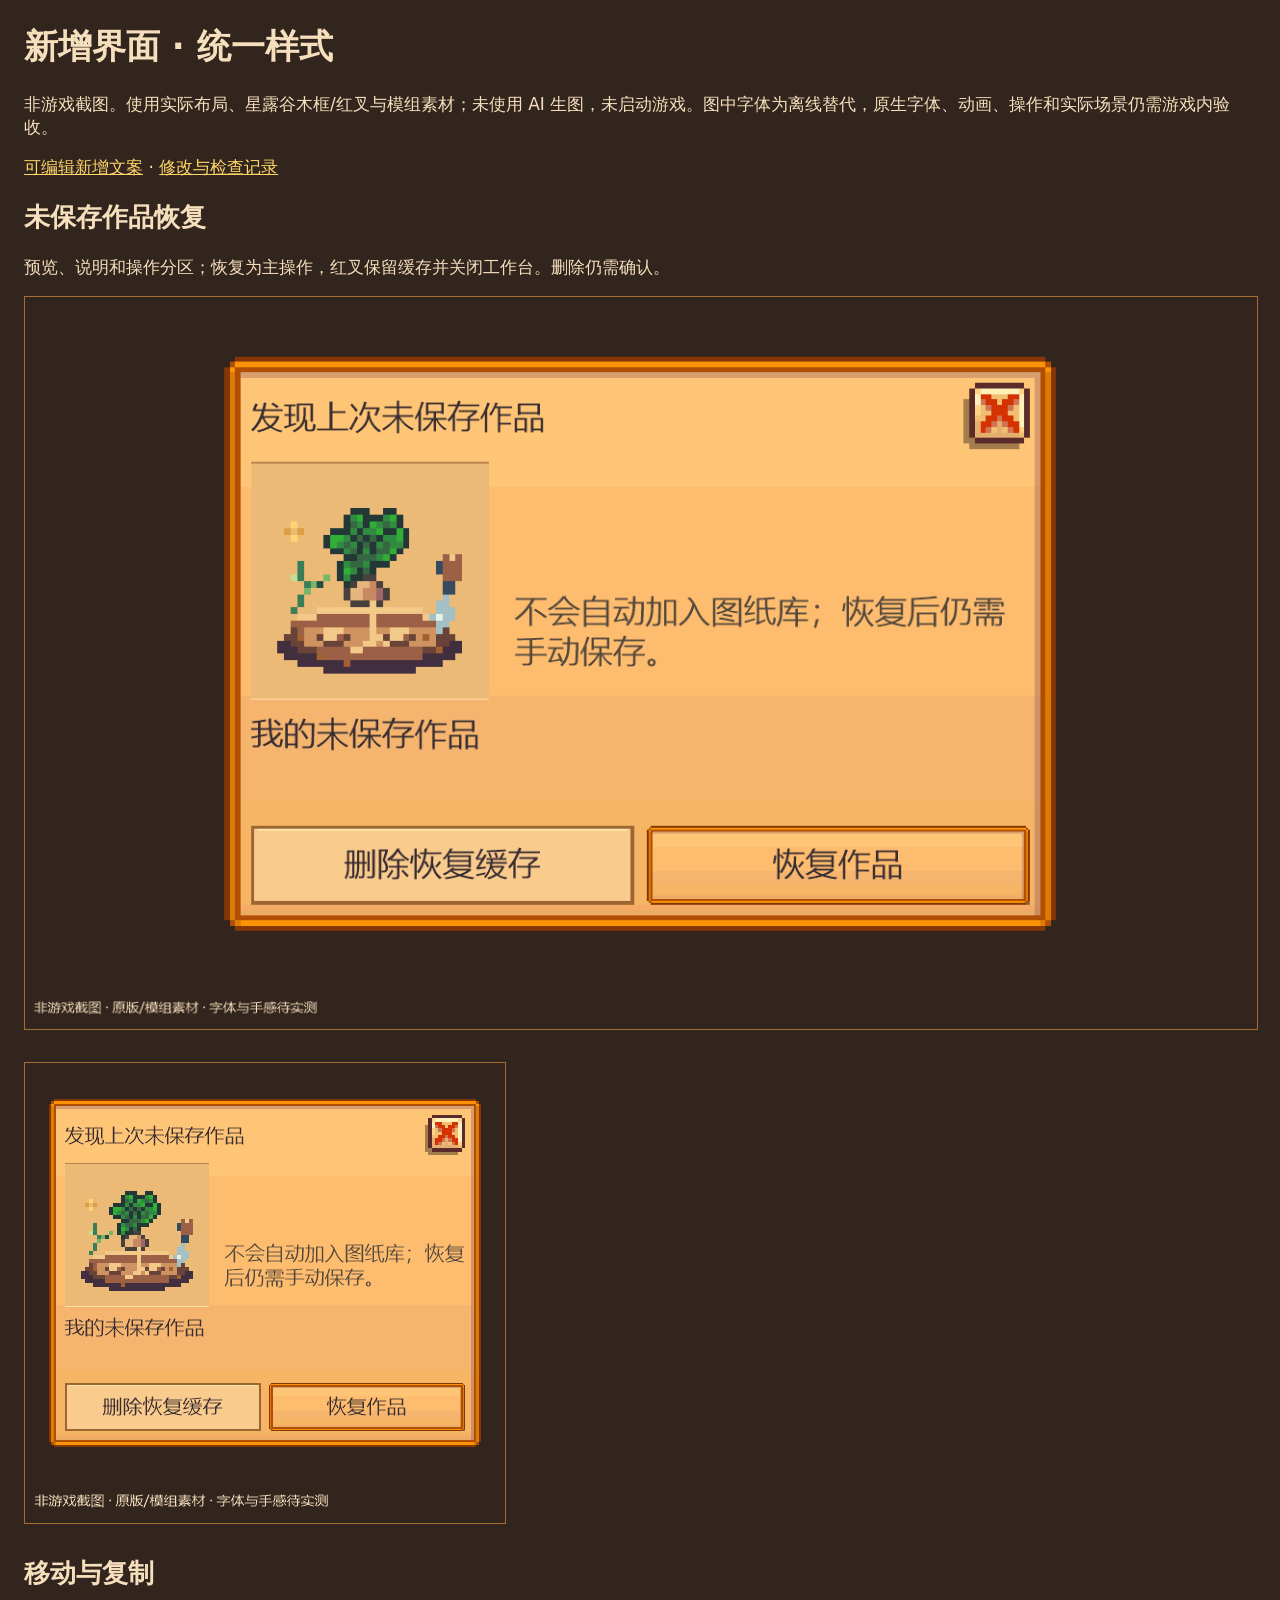
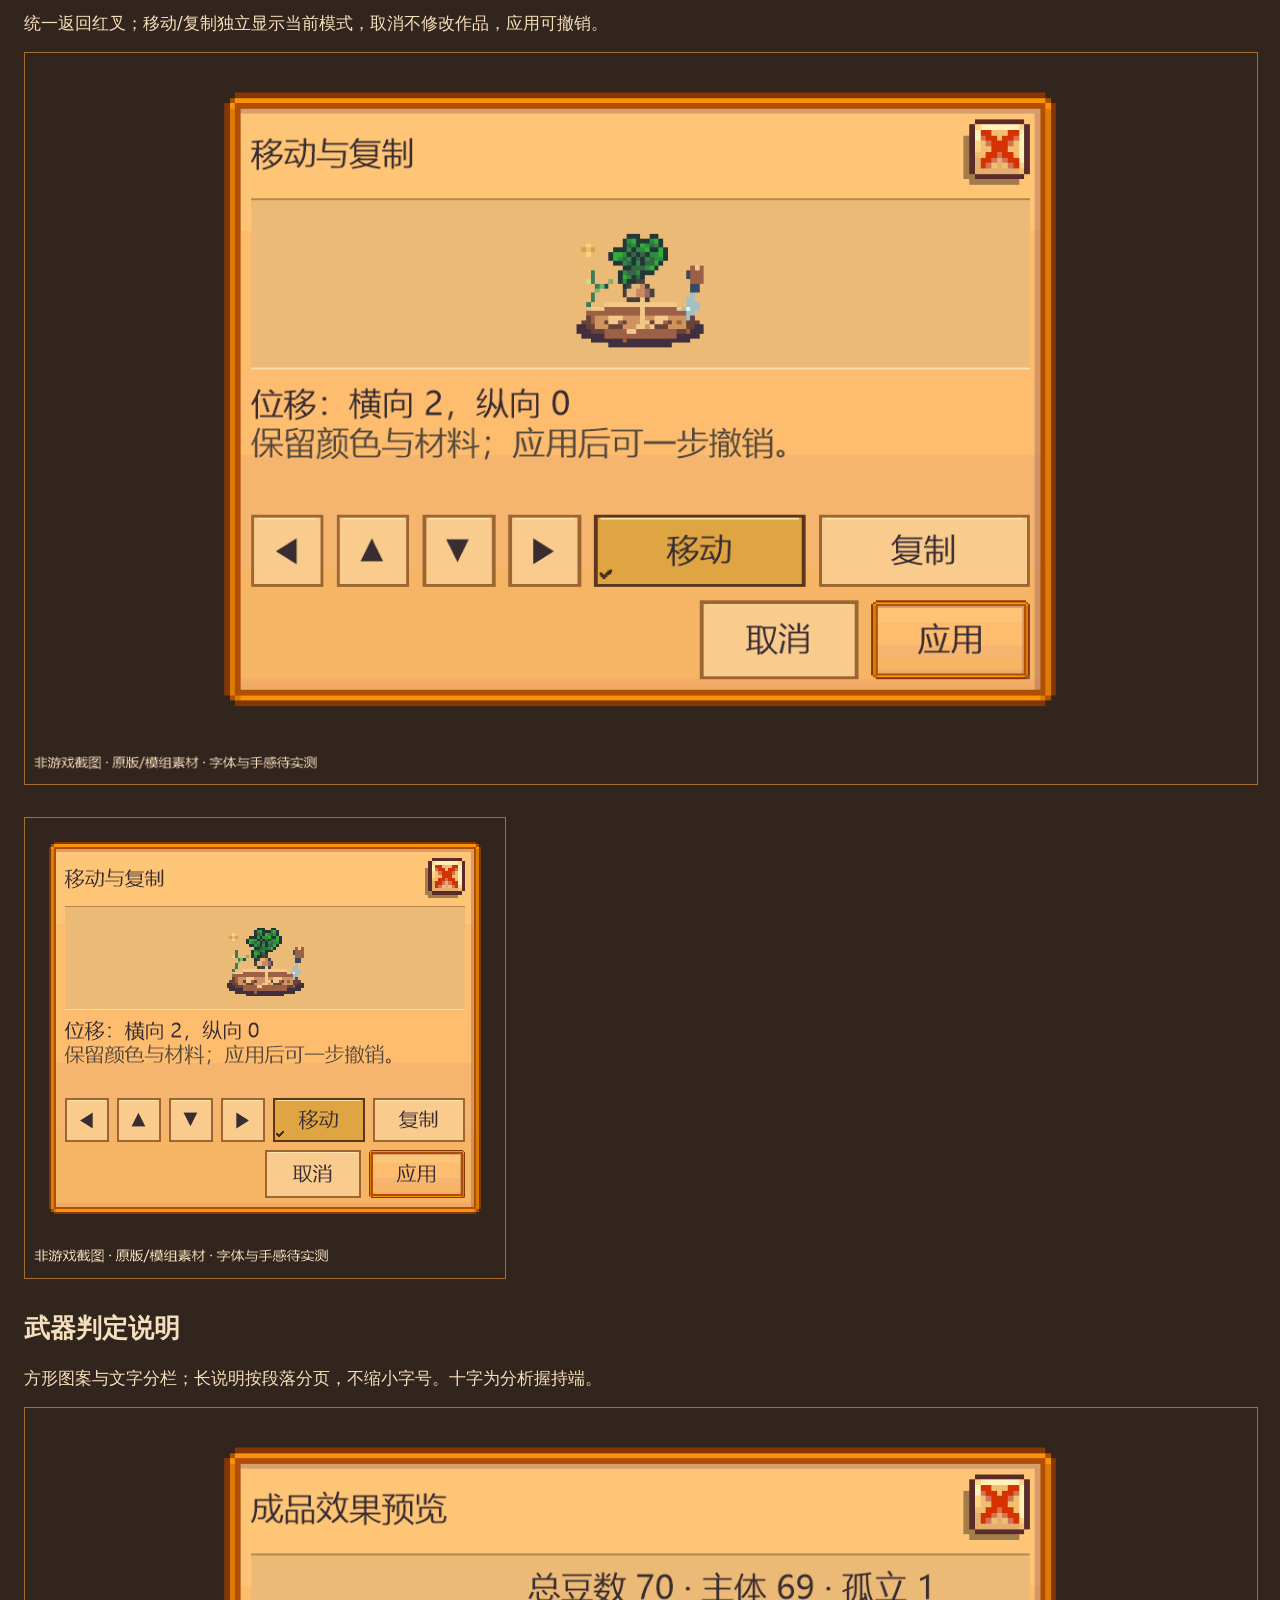
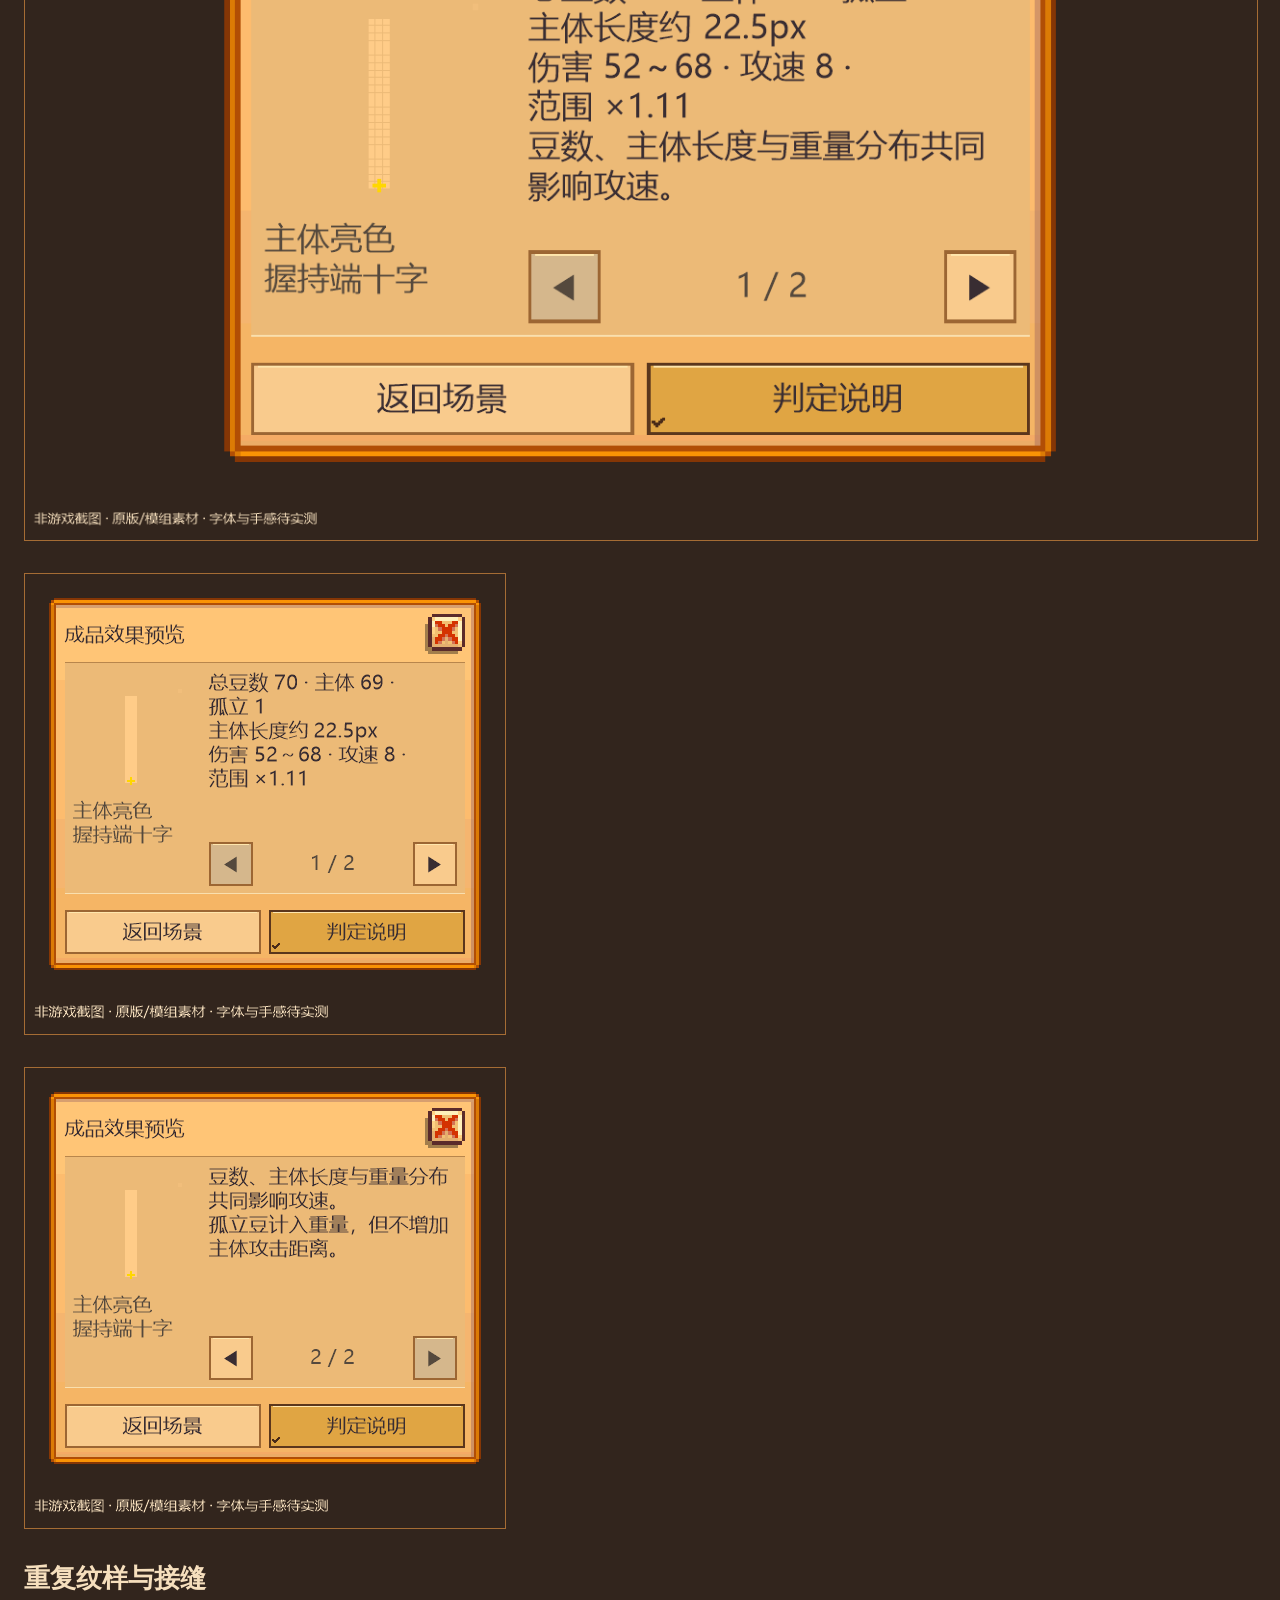
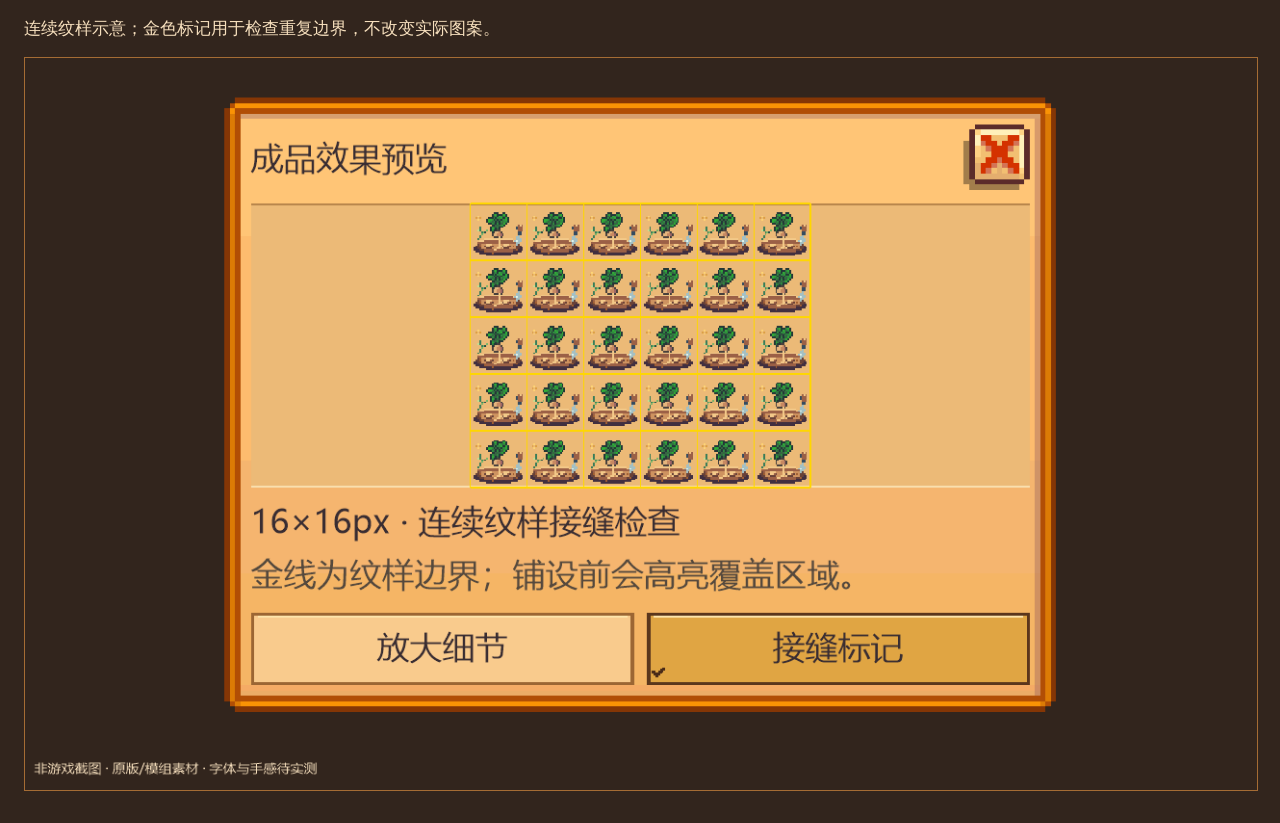
<file: art/player-experience-1.1.0-RC4/index.html>
<!doctype html><html lang="zh-CN"><meta charset="utf-8"><meta name="viewport" content="width=device-width,initial-scale=1"><title>RC4 新增界面统一审阅</title><style>body{margin:24px;background:#32251d;color:#f6dfbd;font:17px system-ui,"Microsoft YaHei",sans-serif}main{max-width:1280px;margin:auto}img{display:block;max-width:100%;height:auto;border:1px solid #a56c34;margin:16px 0 32px}a{color:#ffd569}</style><main><h1>新增界面 · 统一样式</h1><p>非游戏截图。使用实际布局、星露谷木框/红叉与模组素材；未使用 AI 生图，未启动游戏。图中字体为离线替代，原生字体、动画、操作和实际场景仍需游戏内验收。</p><p><a href="../../docs/RC4_PLAYER_COPY.txt">可编辑新增文案</a> · <a href="../../docs/RC4_SOURCE_REVIEW.md">修改与检查记录</a></p><h2>未保存作品恢复</h2><p>预览、说明和操作分区；恢复为主操作，红叉保留缓存并关闭工作台。删除仍需确认。</p><img src="recovery-wide.png?style=native"><img src="recovery-small.png?style=native"><h2>移动与复制</h2><p>统一返回红叉；移动/复制独立显示当前模式，取消不修改作品，应用可撤销。</p><img src="move-wide.png?style=native"><img src="move-small.png?style=native"><h2>武器判定说明</h2><p>方形图案与文字分栏；长说明按段落分页，不缩小字号。十字为分析握持端。</p><img src="shape-wide.png?style=native"><img src="shape-small.png?style=native"><img src="shape-page2-small.png?style=native"><h2>重复纹样与接缝</h2><p>连续纹样示意；金色标记用于检查重复边界，不改变实际图案。</p><img src="seams-wide.png?style=native"></main></html>
</file>
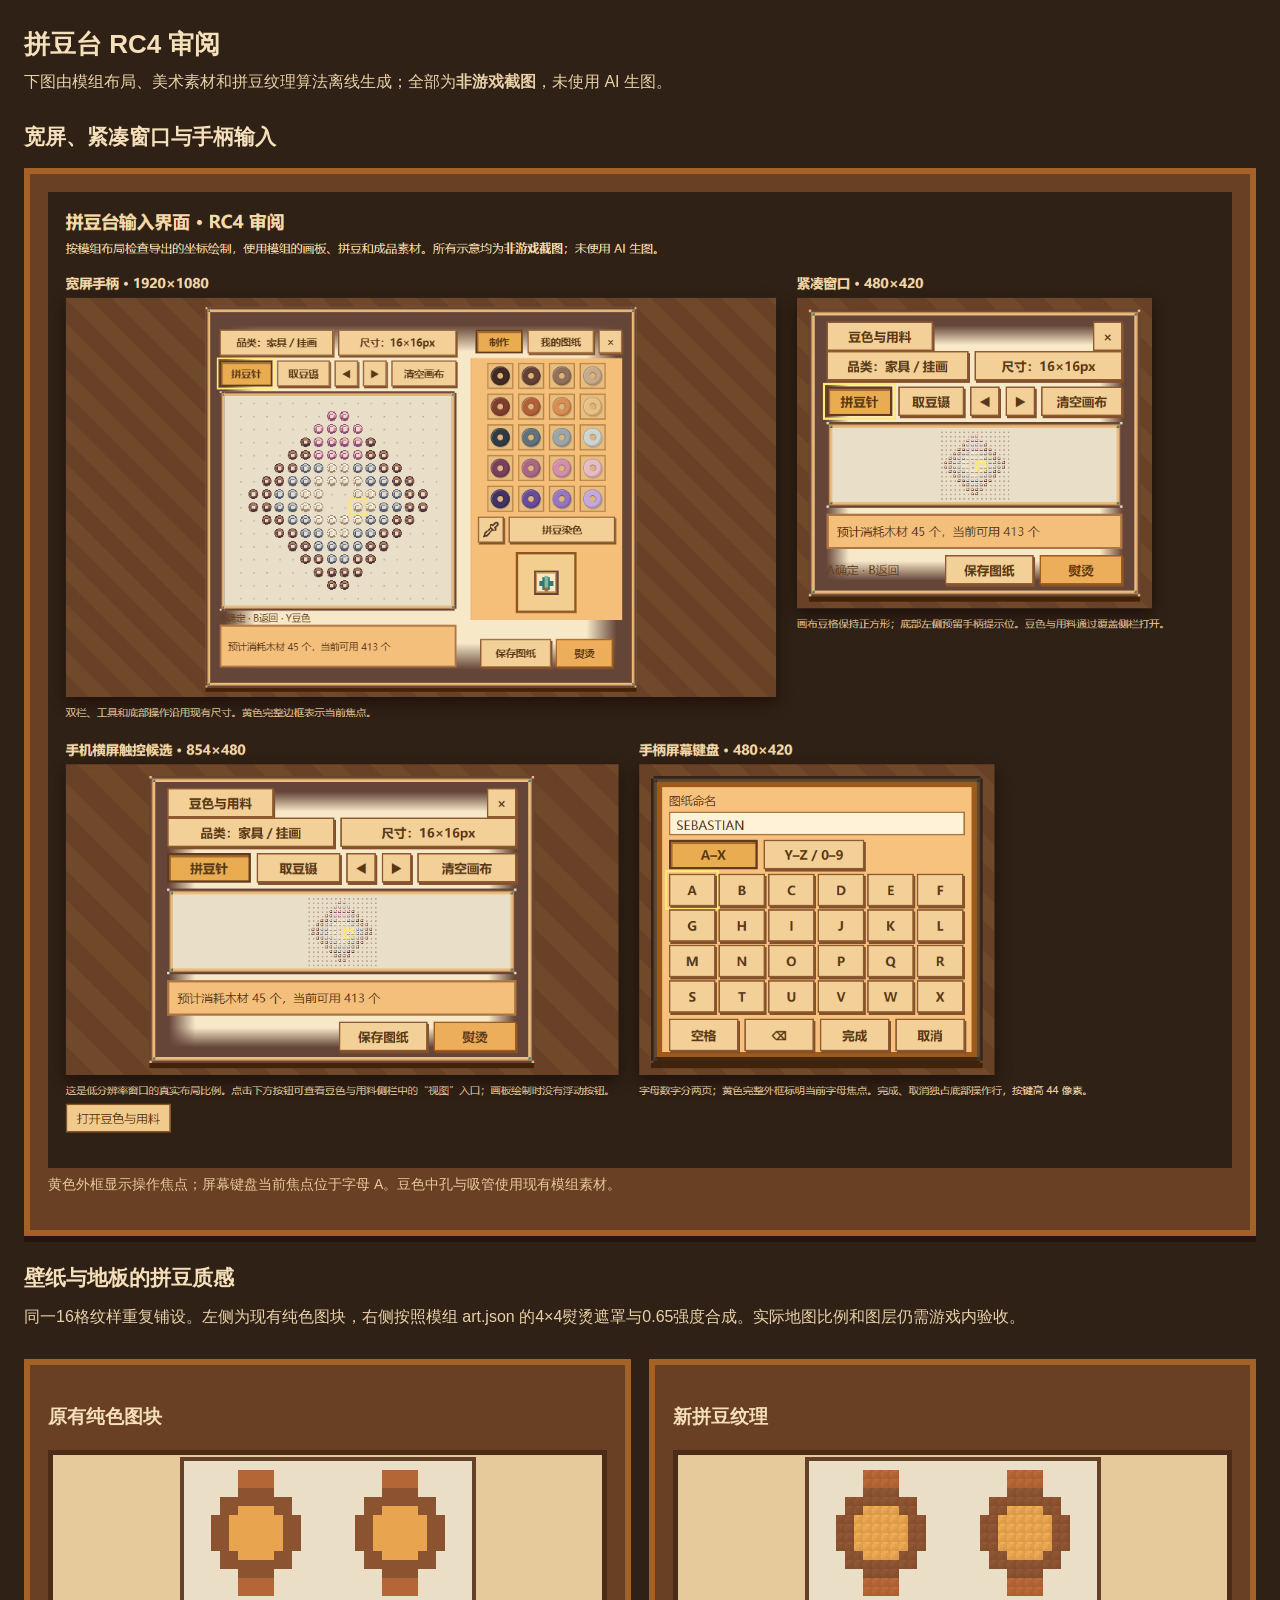
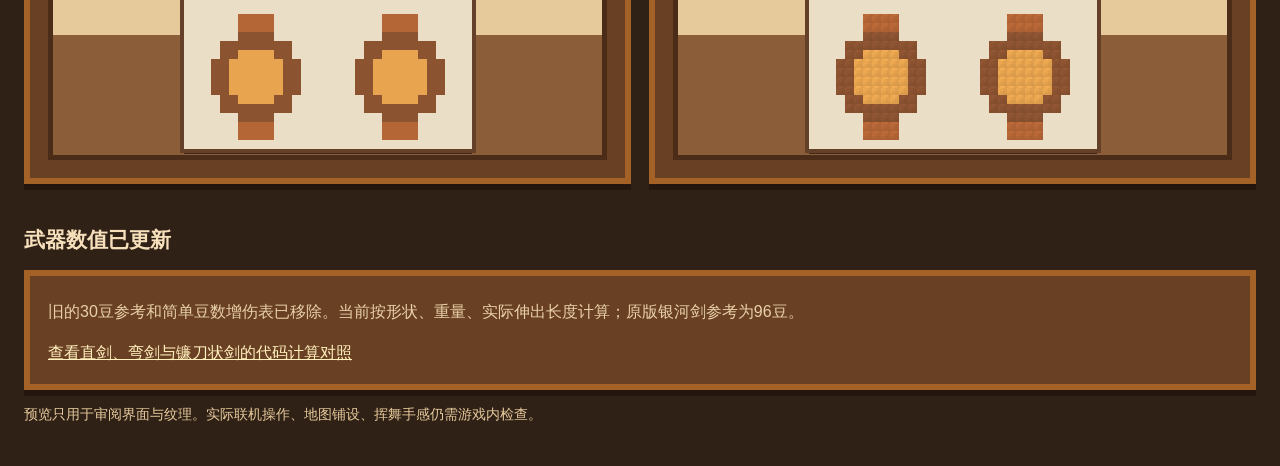
<file: art/polish-1.1.0-RC4/index.html>
<!doctype html><html lang="zh-CN"><meta charset="utf-8"><meta name="viewport" content="width=device-width,initial-scale=1">
<title>Better Beads RC4 审阅</title>
<style>
*{box-sizing:border-box}body{margin:0;background:#302116;color:#f6dfbb;font:16px/1.55 "Microsoft YaHei",sans-serif}main{max-width:1520px;margin:auto;padding:24px}h1{font-size:26px;margin:0 0 5px}h2{font-size:21px;margin:26px 0 10px}p{margin:6px 0 16px;color:#e8d0a8}.panel{background:#6a4024;border:6px solid #a46227;box-shadow:0 6px #24150e;padding:18px;margin:14px 0}.grid{display:grid;grid-template-columns:repeat(auto-fit,minmax(310px,1fr));gap:18px}.scene{background:linear-gradient(#e7ca9c 0 60%,#8b5e39 60% 100%);min-height:310px;display:flex;align-items:center;justify-content:center;border:5px solid #4a2c19}.scene canvas{width:min(100%,288px);height:auto;image-rendering:pixelated;box-shadow:0 0 0 4px #654029,0 5px #3d2918}img{display:block;max-width:100%;height:auto}table{border-collapse:collapse;width:100%;background:#f5cd91;color:#4c2d19}th,td{border:2px solid #9b683a;padding:9px 13px;text-align:left}th{background:#e9af62}a{color:#fff0bd}.small{font-size:14px;color:#e6c99c}
</style><main><h1>拼豆台 RC4 审阅</h1><p>下图由模组布局、美术素材和拼豆纹理算法离线生成；全部为<strong>非游戏截图</strong>，未使用 AI 生图。</p>
<h2>宽屏、紧凑窗口与手柄输入</h2><div class="panel"><img src="../input-1.1.0-RC4/preview.png" alt="宽屏、480×420、触控和手柄屏幕键盘离线预览"><p class="small">黄色外框显示操作焦点；屏幕键盘当前焦点位于字母 A。豆色中孔与吸管使用现有模组素材。</p></div>
<h2>壁纸与地板的拼豆质感</h2><p>同一16格纹样重复铺设。左侧为现有纯色图块，右侧按照模组 art.json 的4×4熨烫遮罩与0.65强度合成。实际地图比例和图层仍需游戏内验收。</p><div class="grid"><div class="panel"><h3>原有纯色图块</h3><div class="scene"><canvas id="flat" width="128" height="128"></canvas></div></div><div class="panel"><h3>新拼豆纹理</h3><div class="scene"><canvas id="beads" width="128" height="128"></canvas></div></div></div>
<h2>武器数值已更新</h2><div class="panel"><p>旧的30豆参考和简单豆数增伤表已移除。当前按形状、重量、实际伸出长度计算；原版银河剑参考为96豆。</p><a href="../weapon-shape-1.1.0-RC4/index.html">查看直剑、弯剑与镰刀状剑的代码计算对照</a></div><p class="small">预览只用于审阅界面与纹理。实际联机操作、地图铺设、挥舞手感仍需游戏内检查。</p>
</main><script>
const mask=[.98,1.08,1.06,.96,1.04,1.02,.96,.94,1.02,.96,.91,.93,.94,.93,.92,.89],strength=.65;
const bg=[234,223,198];
function color(x,y){let dx=x-7.5,dy=y-7.5,d=dx*dx+dy*dy;if(d<12)return [232,164,79];if(d<25)return [140,83,49];if(Math.abs(dx)<2&&Math.abs(dy)<7)return [181,102,54];return null}
function draw(id,fused){let canvas=document.getElementById(id),ctx=canvas.getContext('2d'),image=ctx.createImageData(128,128);for(let y=0;y<128;y++)for(let x=0;x<128;x++){let bead=color(Math.floor(x/4)%16,Math.floor(y/4)%16),base=bead||bg,shade=bead&&fused?1+(mask[(y%4)*4+x%4]-1)*strength:1,at=(y*128+x)*4;for(let c=0;c<3;c++)image.data[at+c]=Math.max(0,Math.min(255,Math.round(base[c]*shade)));image.data[at+3]=255}ctx.putImageData(image,0,0)}draw('flat',false);draw('beads',true);
</script></html>
</file>
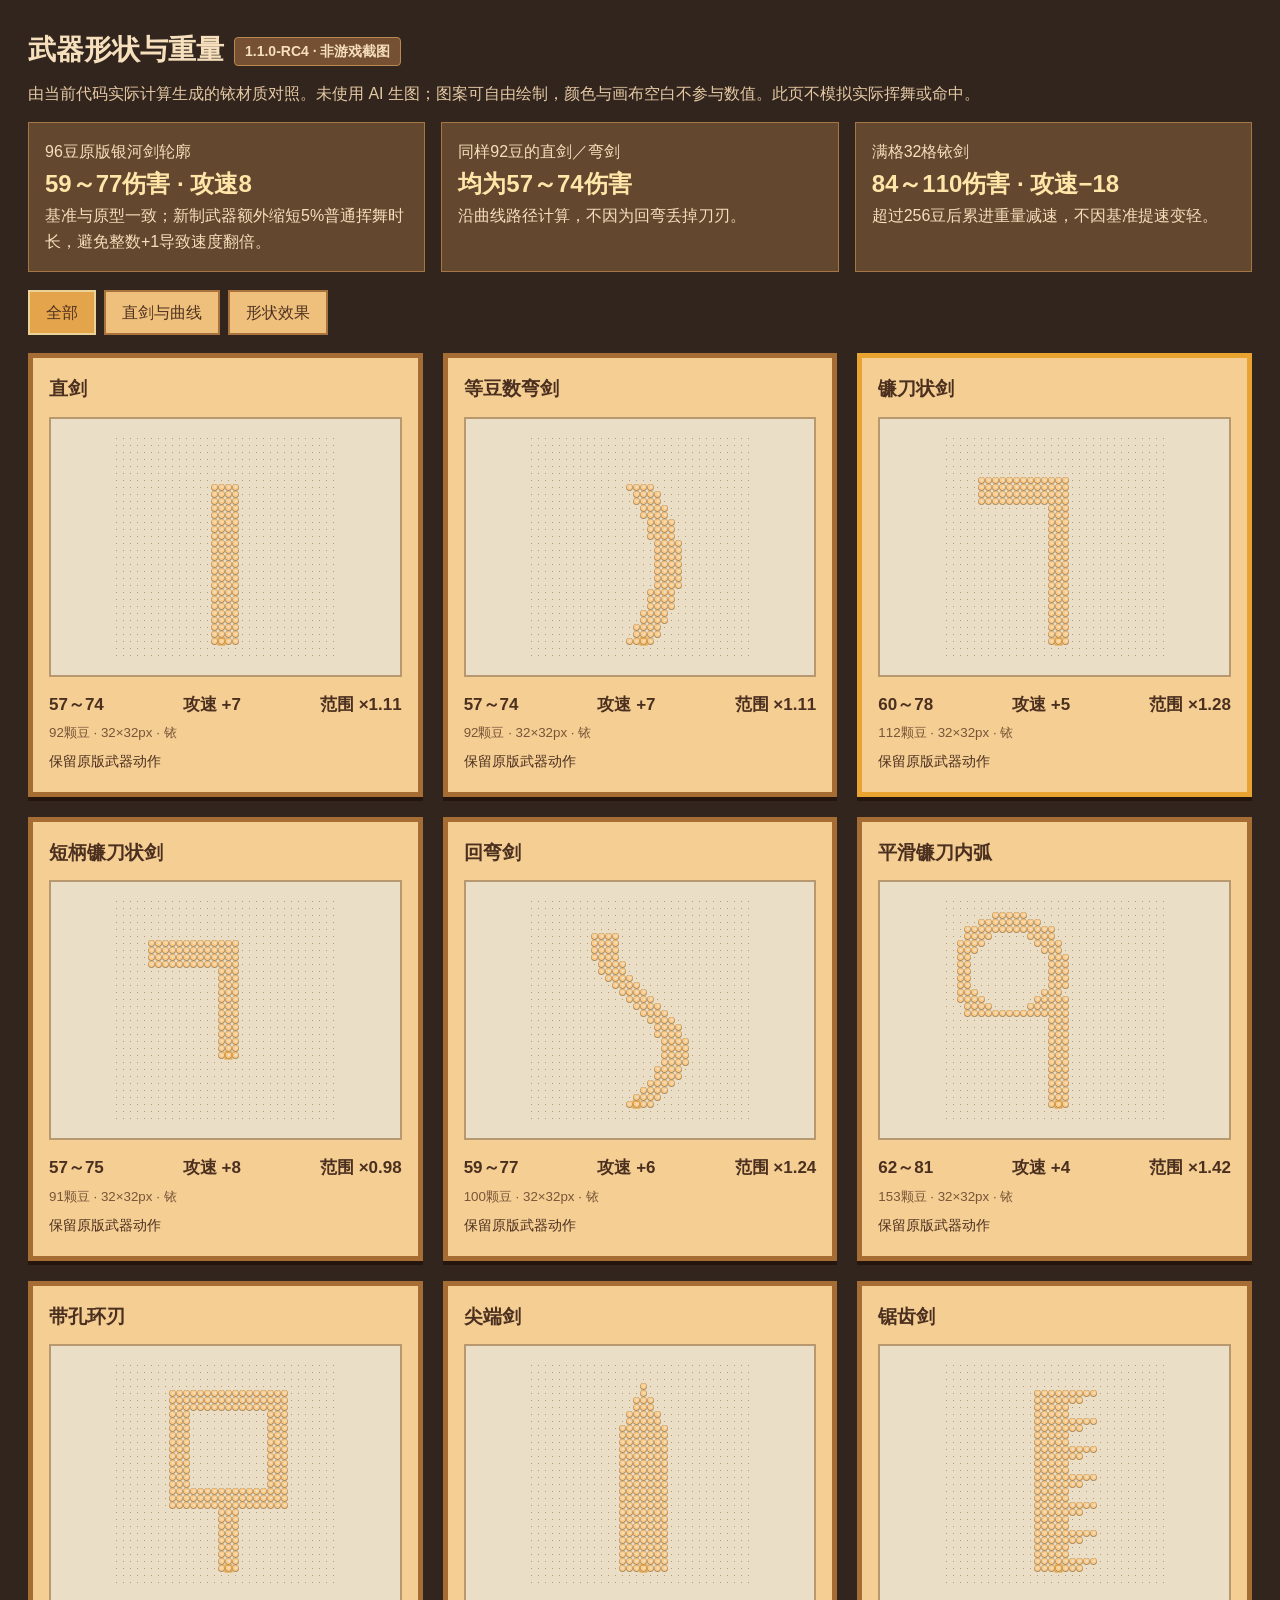
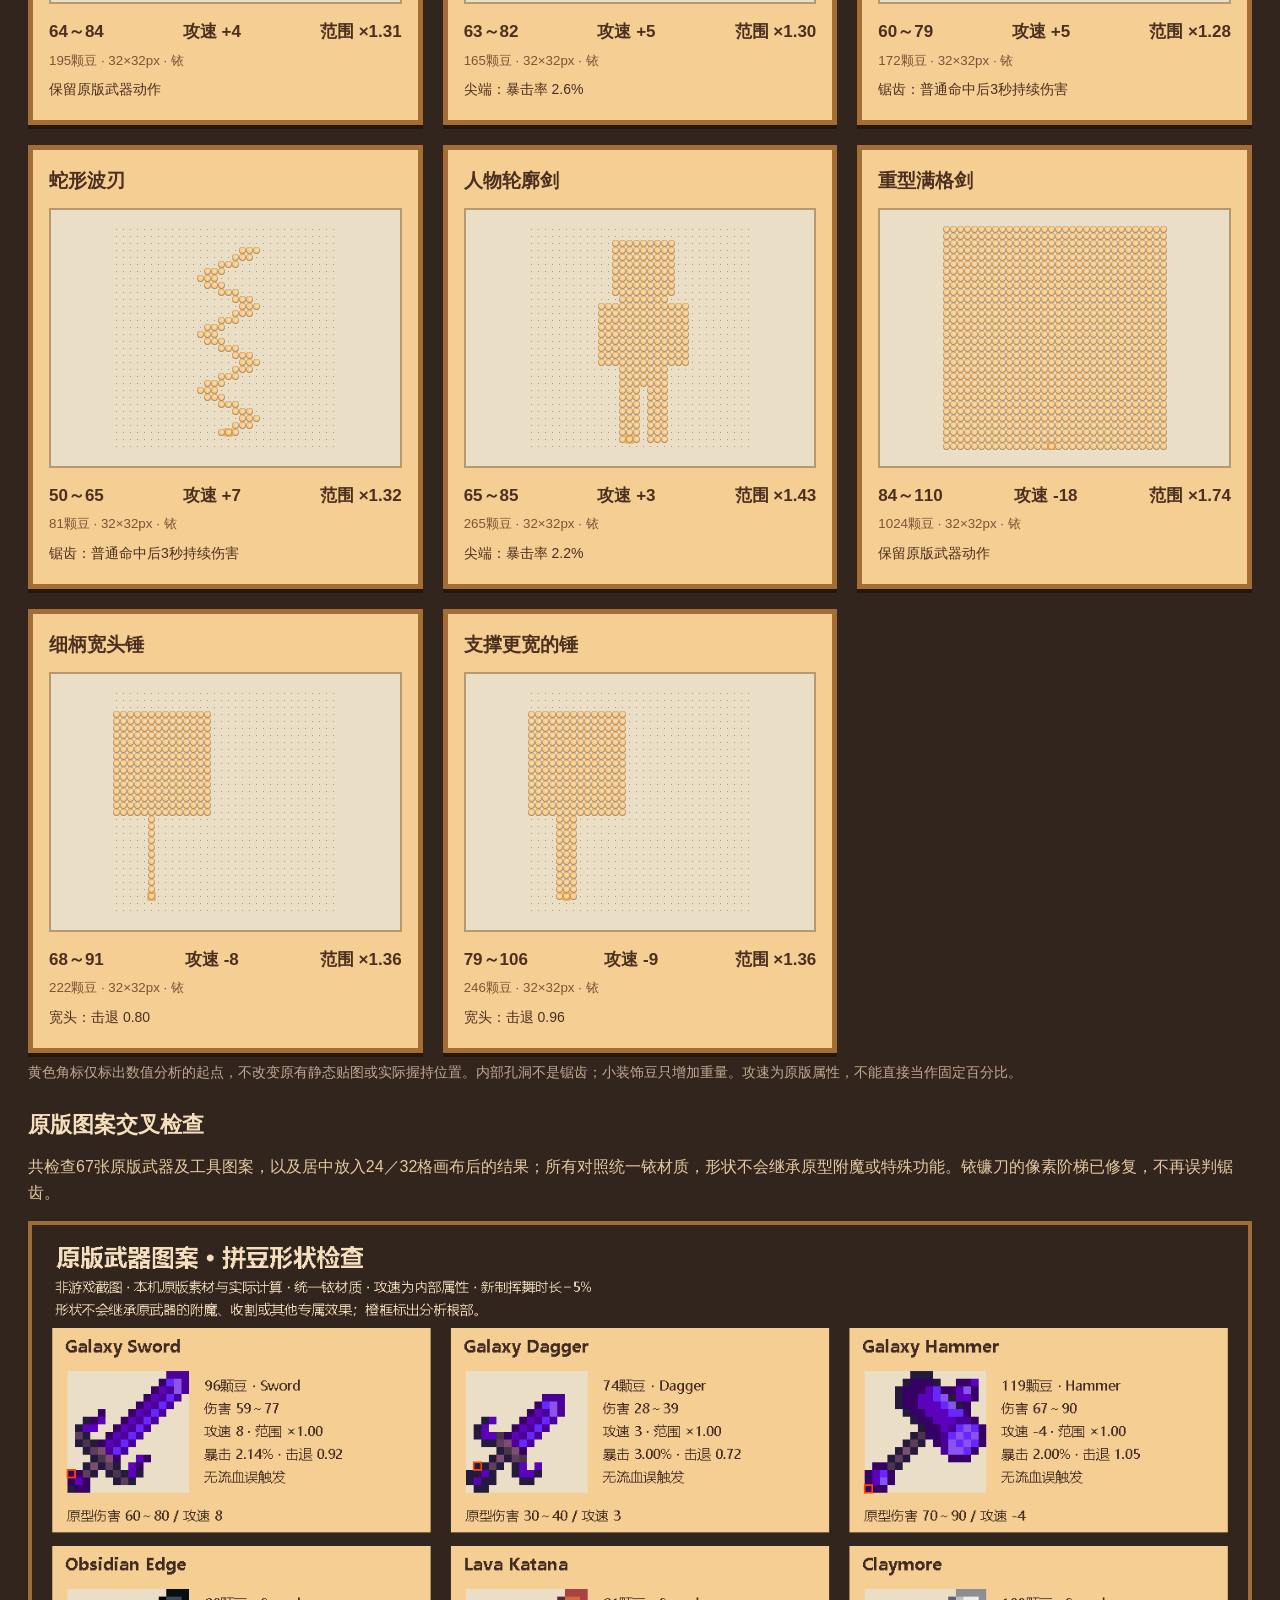
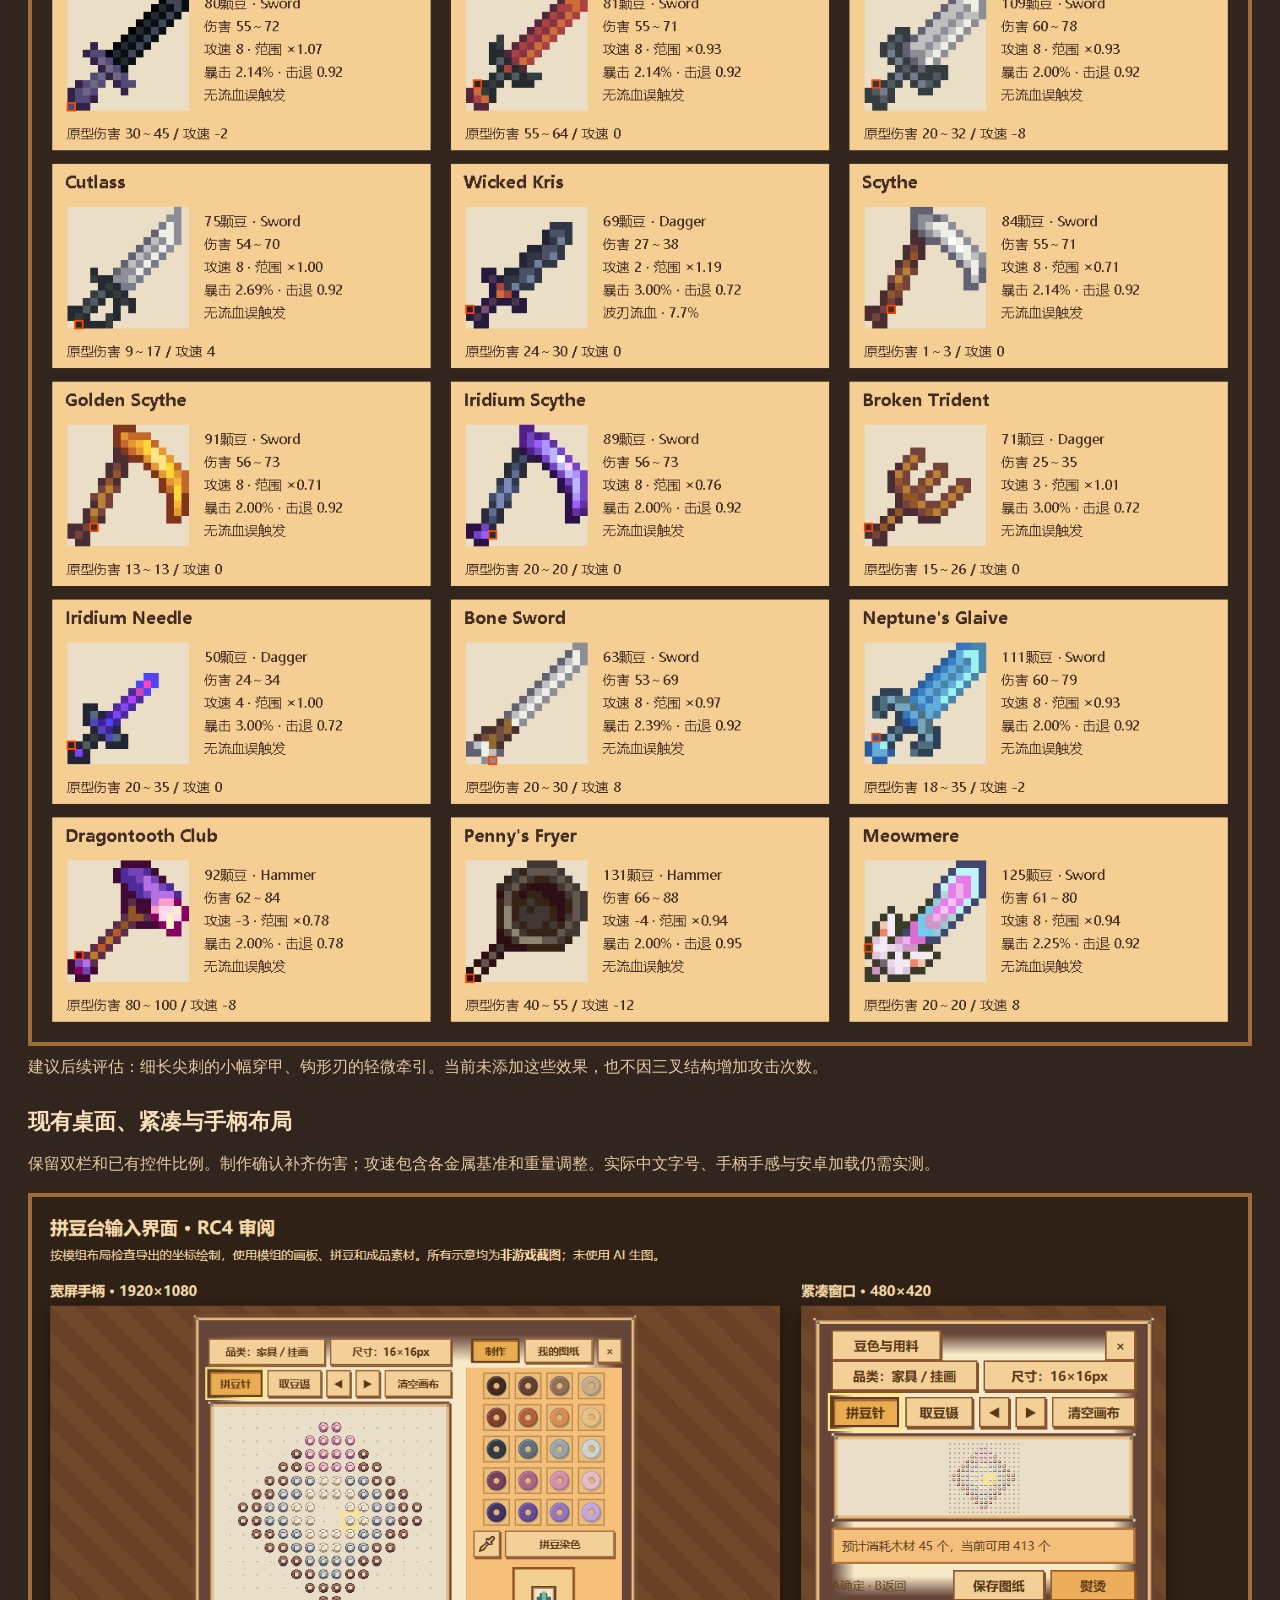
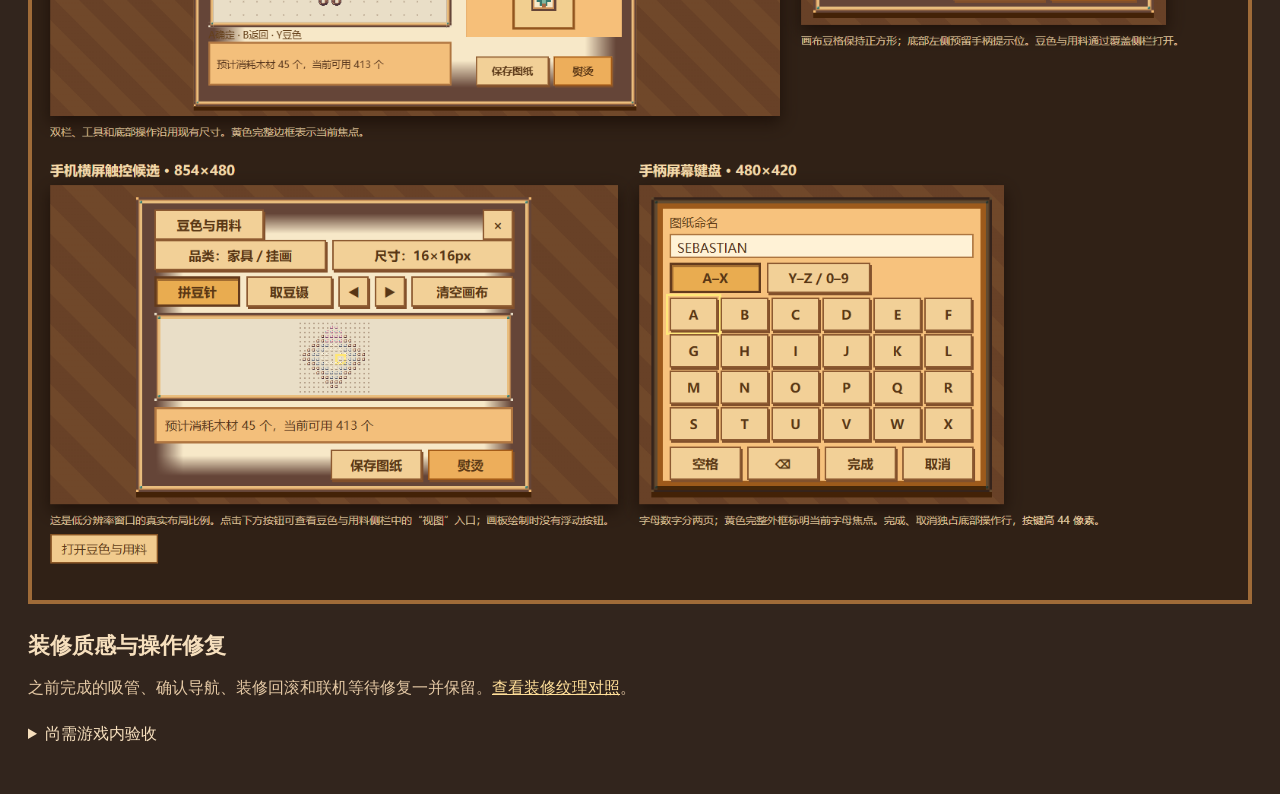
<file: art/weapon-shape-1.1.0-RC4/index.html>
<!doctype html><html lang="zh-CN"><meta charset="utf-8"><meta name="viewport" content="width=device-width,initial-scale=1">
<title>Better Beads · RC4 武器形状审阅</title>
<style>
*{box-sizing:border-box}body{margin:0;background:#32251d;color:#f6dfbd;font:16px/1.6 'Microsoft YaHei',sans-serif}main{max-width:1400px;margin:auto;padding:28px}h1{font-size:28px;margin:0}h2{font-size:22px;margin:24px 0 12px}p{color:#e5c9a5;margin:8px 0 16px}.tag{display:inline-block;background:#765033;border:1px solid #b98950;border-radius:4px;padding:2px 10px;margin-left:10px;font-size:14px;vertical-align:middle}.summary{display:grid;grid-template-columns:repeat(3,1fr);gap:16px}.summary article{padding:16px;background:#63472e;border:1px solid #a57744}.summary strong{display:block;color:#ffe5a8;font-size:24px}.cards{display:grid;grid-template-columns:repeat(3,minmax(0,1fr));gap:20px}.card{background:#f5ce94;color:#4c301f;border:5px solid #a56c34;box-shadow:0 4px #24160e;padding:16px;display:flex;flex-direction:column}.card h3{font-size:19px;margin:0 0 12px}.canvas-wrap{display:flex;justify-content:center;padding:16px;background:#eadfc6;border:2px solid #b7986f}.card canvas{width:224px;height:224px;image-rendering:pixelated;max-width:100%;object-fit:contain}.stats{display:flex;justify-content:space-between;gap:8px;margin:14px 0 4px;font-size:17px;font-weight:bold}.card small{color:#795536}.effect{min-height:26px;font-size:14px;margin-top:7px}.focus{border-color:#e9a331}.media{display:block;max-width:100%;height:auto;border:4px solid #9f6b38}.foot{font-size:14px;color:#bfaa91}a{color:#ffdf99}details{margin:20px 0}button{font:inherit;color:#523321;background:#efc07c;border:2px solid #a8733c;padding:8px 16px;cursor:pointer}button.active{background:#e3a44c;border-color:#ebd398}nav{display:flex;gap:8px;flex-wrap:wrap;margin:18px 0} @media(max-width:900px){.cards{grid-template-columns:repeat(2,minmax(0,1fr))}.summary{grid-template-columns:1fr}}@media(max-width:560px){main{padding:16px}.cards{grid-template-columns:1fr}.stats{font-size:16px}}
</style><main>
<h1>武器形状与重量<span class="tag">1.1.0-RC4 · 非游戏截图</span></h1>
<p>由当前代码实际计算生成的铱材质对照。未使用 AI 生图；图案可自由绘制，颜色与画布空白不参与数值。此页不模拟实际挥舞或命中。</p>
<div class="summary"><article>96豆原版银河剑轮廓<strong>59～77伤害 · 攻速8</strong>基准与原型一致；新制武器额外缩短5%普通挥舞时长，避免整数+1导致速度翻倍。</article><article>同样92豆的直剑／弯剑<strong>均为57～74伤害</strong>沿曲线路径计算，不因为回弯丢掉刀刃。</article><article>满格32格铱剑<strong>84～110伤害 · 攻速−18</strong>超过256豆后累进重量减速，不因基准提速变轻。</article></div>
<nav><button class="active" data-filter="all">全部</button><button data-filter="curves">直剑与曲线</button><button data-filter="effects">形状效果</button></nav><div id="cards" class="cards"></div>
<p class="foot">黄色角标仅标出数值分析的起点，不改变原有静态贴图或实际握持位置。内部孔洞不是锯齿；小装饰豆只增加重量。攻速为原版属性，不能直接当作固定百分比。</p>
<h2>原版图案交叉检查</h2><p>共检查67张原版武器及工具图案，以及居中放入24／32格画布后的结果；所有对照统一铱材质，形状不会继承原型附魔或特殊功能。铱镰刀的像素阶梯已修复，不再误判锯齿。</p><img class="media" src="native-comparison.png" alt="18种原版武器图案与校准后的拼豆数值，非游戏截图">
<p>建议后续评估：细长尖刺的小幅穿甲、钩形刃的轻微牵引。当前未添加这些效果，也不因三叉结构增加攻击次数。</p>
<h2>现有桌面、紧凑与手柄布局</h2><p>保留双栏和已有控件比例。制作确认补齐伤害；攻速包含各金属基准和重量调整。实际中文字号、手柄手感与安卓加载仍需实测。</p>
<img class="media" src="../input-1.1.0-RC4/preview.png" alt="按实际布局计算生成的宽屏、紧凑、手机横屏与手柄输入离线预览">
<h2>装修质感与操作修复</h2><p>之前完成的吸管、确认导航、装修回滚和联机等待修复一并保留。<a href="../polish-1.1.0-RC4/index.html">查看装修纹理对照</a>。</p>
<details><summary>尚需游戏内验收</summary><p>四向挥舞、镰刀状图案的实际覆盖范围、重武器手感、流血的怪物反应与掉落、双人同步、装修遮挡及安卓触控。候选包在预览审阅后生成，当前不覆盖线上版本。</p></details>
</main><script src="data.js"></script><script>
const cards=document.getElementById('cards');
function paint(canvas,item){const ctx=canvas.getContext('2d');ctx.imageSmoothingEnabled=false;const size=item.Size,scale=7;canvas.width=canvas.height=size*scale;ctx.fillStyle='#eadfc6';ctx.fillRect(0,0,canvas.width,canvas.height);for(let y=0;y<size;y++)for(let x=0;x<size;x++){const rgba=item.Pixels[y*size+x]>>>0;if(!(rgba&255)){ctx.fillStyle='#b49a72';ctx.fillRect(x*scale+3,y*scale+3,1,1);continue}const r=rgba>>>24,g=rgba>>>16&255,b=rgba>>>8&255;ctx.fillStyle=`rgb(${r*.67},${g*.67},${b*.67})`;ctx.beginPath();ctx.arc(x*scale+3.5,y*scale+3.5,3.4,0,Math.PI*2);ctx.fill();ctx.fillStyle=`rgb(${r},${g},${b})`;ctx.beginPath();ctx.arc(x*scale+3.5,y*scale+3.1,2.8,0,Math.PI*2);ctx.fill();ctx.fillStyle='#eadfc6';ctx.fillRect(x*scale+3,y*scale+2,2,2)}const geo=item.Result.Geometry;ctx.strokeStyle='#e19a2e';ctx.lineWidth=1;ctx.strokeRect(geo.RootX*scale,geo.RootY*scale,scale,scale)}
function show(filter){cards.replaceChildren();for(const item of window.weaponShapes){if(filter==='curves'&&(!/剑|镰刀|环刃/.test(item.Name)||/锯齿|尖端|人物|重型/.test(item.Name)))continue;if(filter==='effects'&&!/尖端|锯齿|波刃|锤|重型/.test(item.Name))continue;const result=item.Result,s=result.Stats;const card=document.createElement('article');card.className='card';if(item.Name==='镰刀状剑')card.classList.add('focus');const h=document.createElement('h3');h.textContent=item.Name;const wrap=document.createElement('div');wrap.className='canvas-wrap';const canvas=document.createElement('canvas');wrap.append(canvas);paint(canvas,item);const stats=document.createElement('div');stats.className='stats';stats.innerHTML=`<span>${s.MinDamage}～${s.MaxDamage}</span><span>攻速 ${s.Speed>0?'+':''}${s.Speed}</span><span>范围 ×${result.Reach.toFixed(2)}</span>`;const small=document.createElement('small');small.textContent=`${result.Geometry.Count}颗豆 · ${item.Size}×${item.Size}px · 铱`;const effect=document.createElement('div');effect.className='effect';effect.textContent=result.Serration>0?'锯齿：普通命中后3秒持续伤害':result.Geometry.Wave>0?'波刃：普通命中后3秒持续伤害':result.Geometry.Tip>0?`尖端：暴击率 ${(s.CritChance*100).toFixed(1)}%`:item.Use==='Hammer'?`宽头：击退 ${s.Knockback.toFixed(2)}`:'保留原版武器动作';card.append(h,wrap,stats,small,effect);cards.append(card)}}
document.querySelectorAll('nav button').forEach(button=>button.onclick=()=>{document.querySelectorAll('nav button').forEach(b=>b.classList.toggle('active',b===button));show(button.dataset.filter)});show('all');
</script></html>
</file>
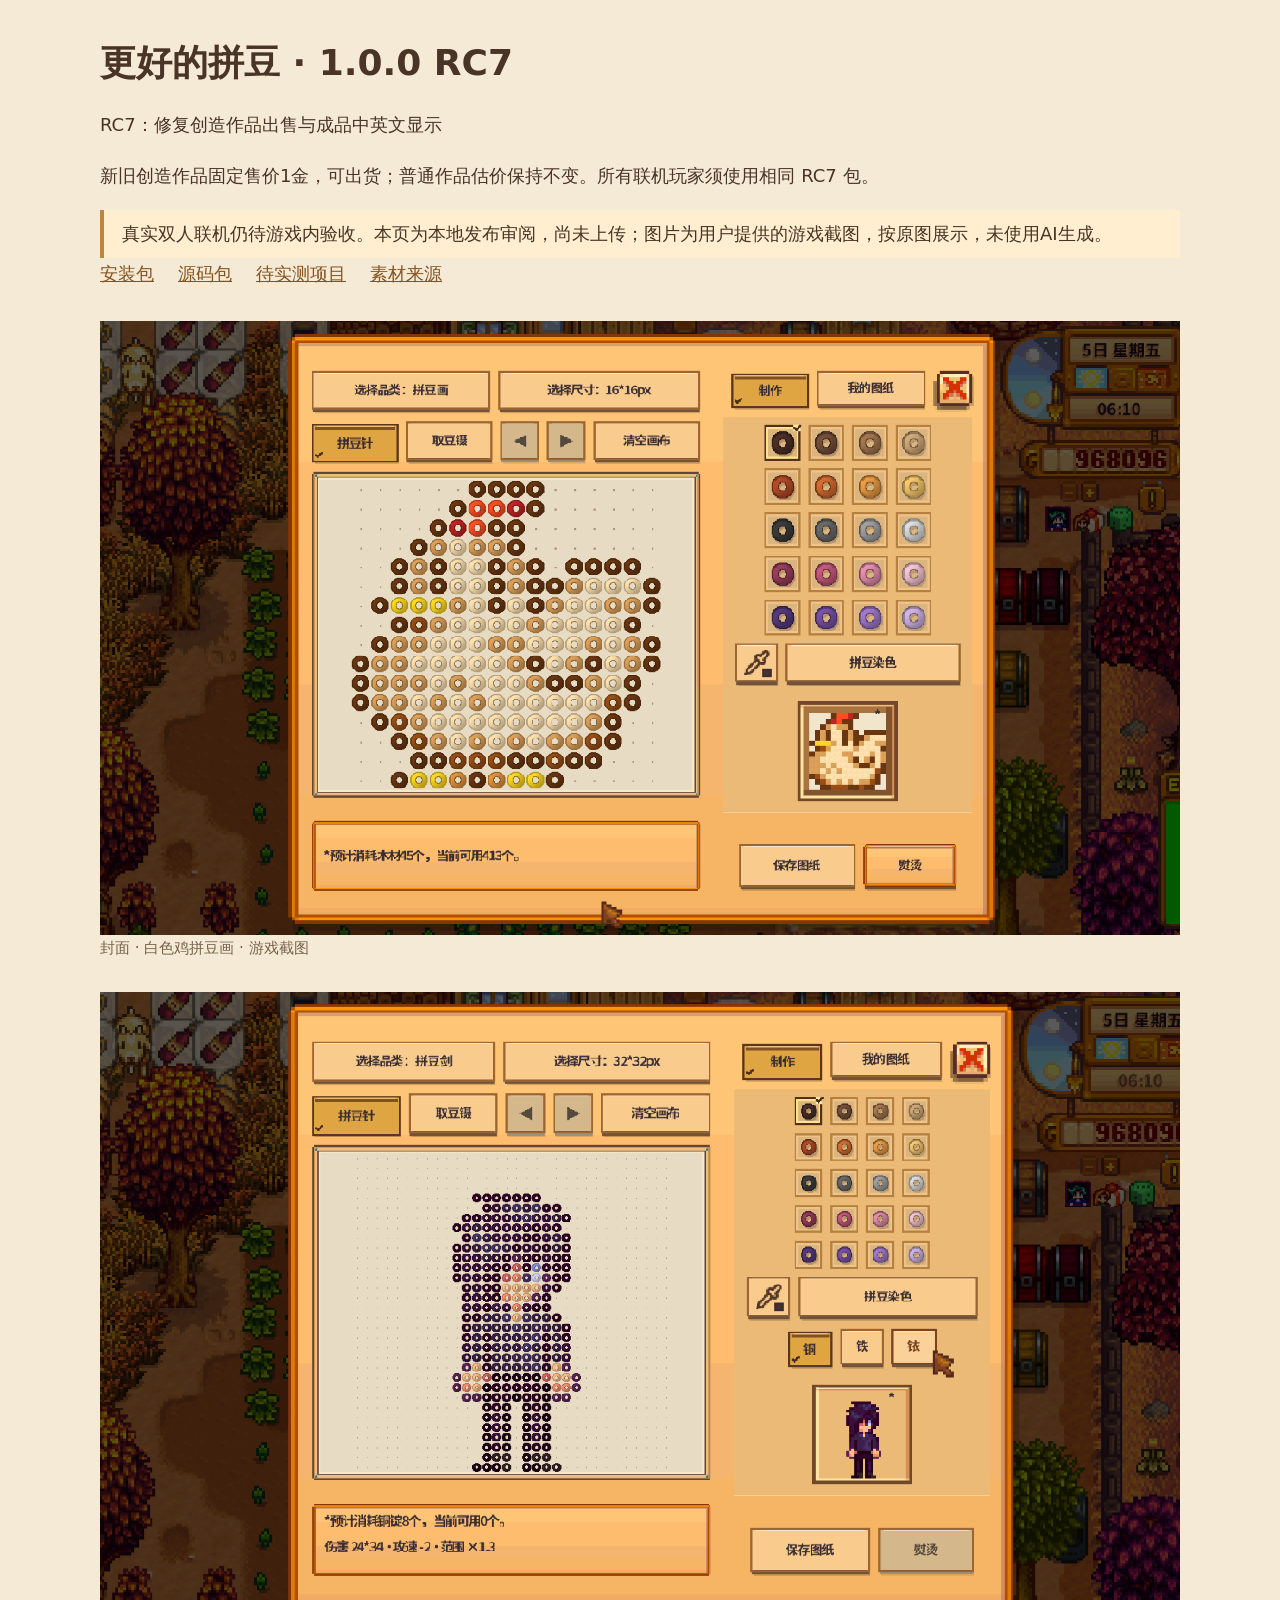
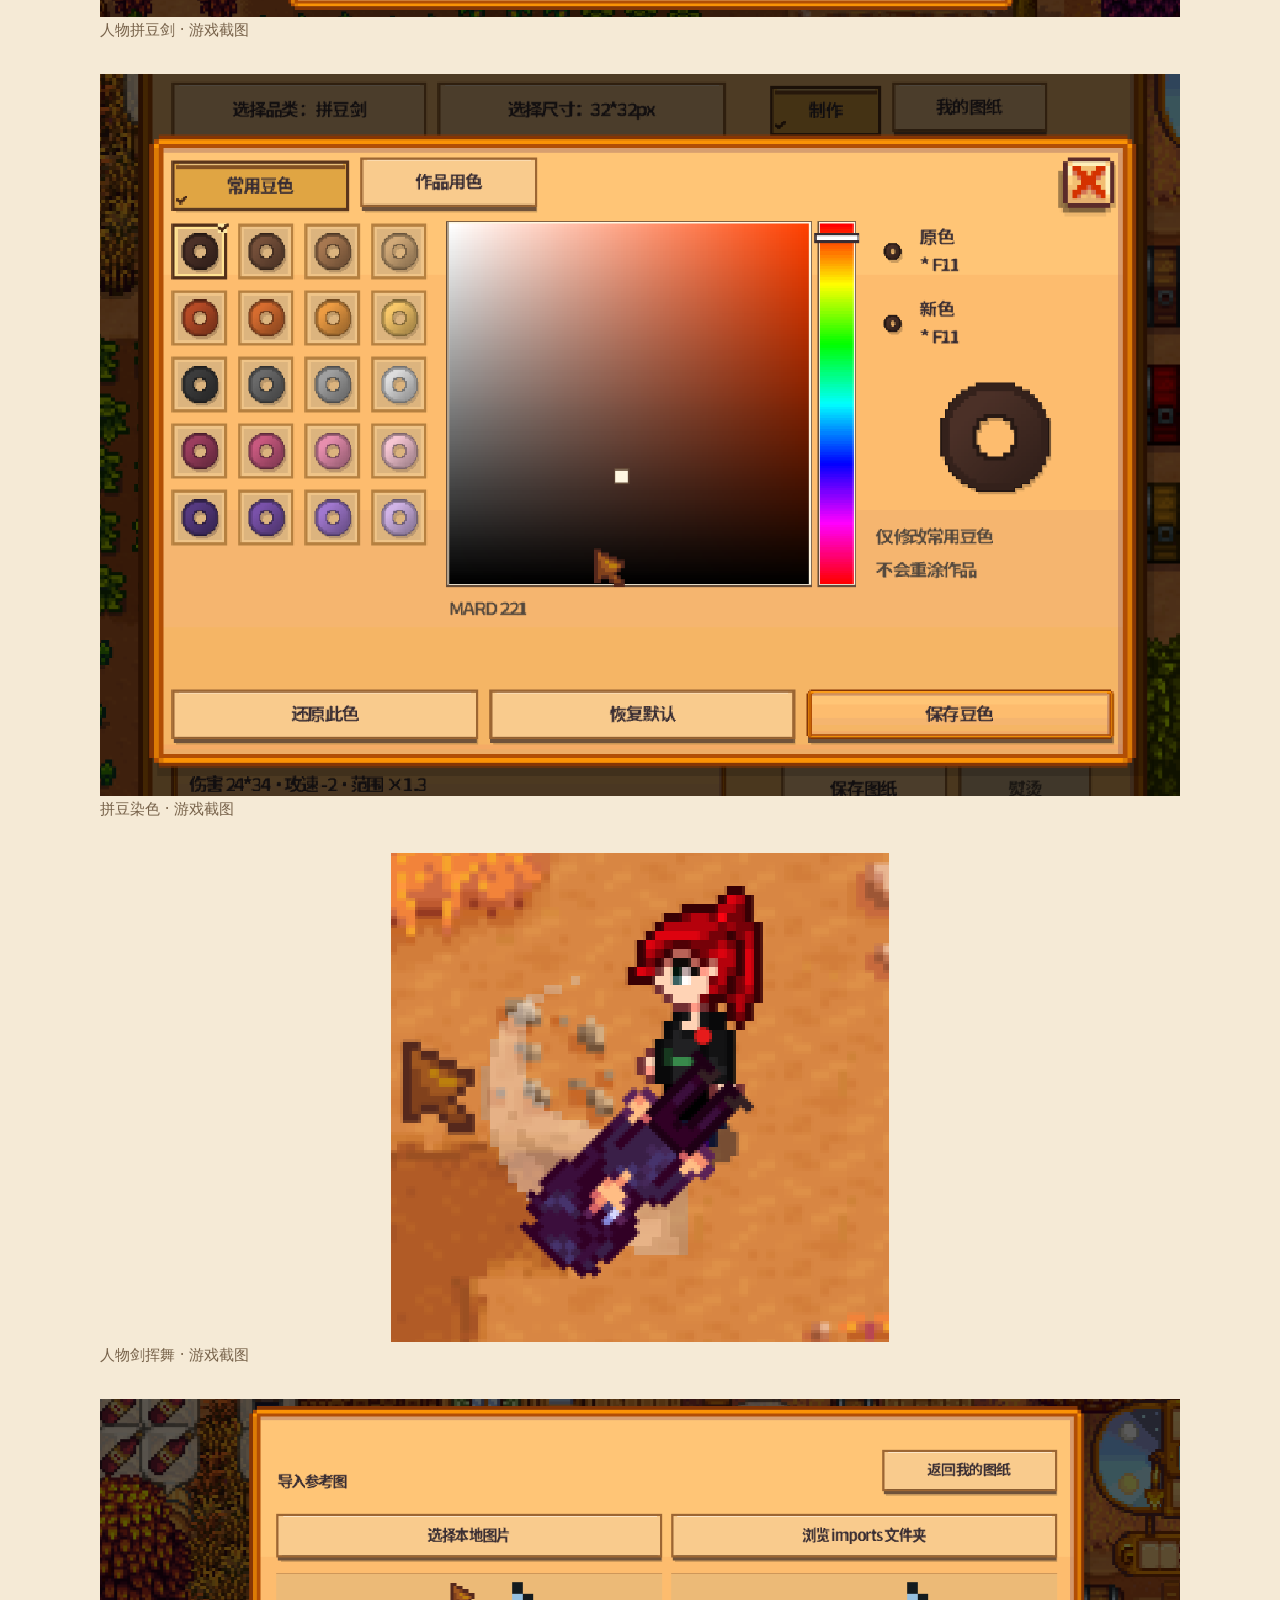
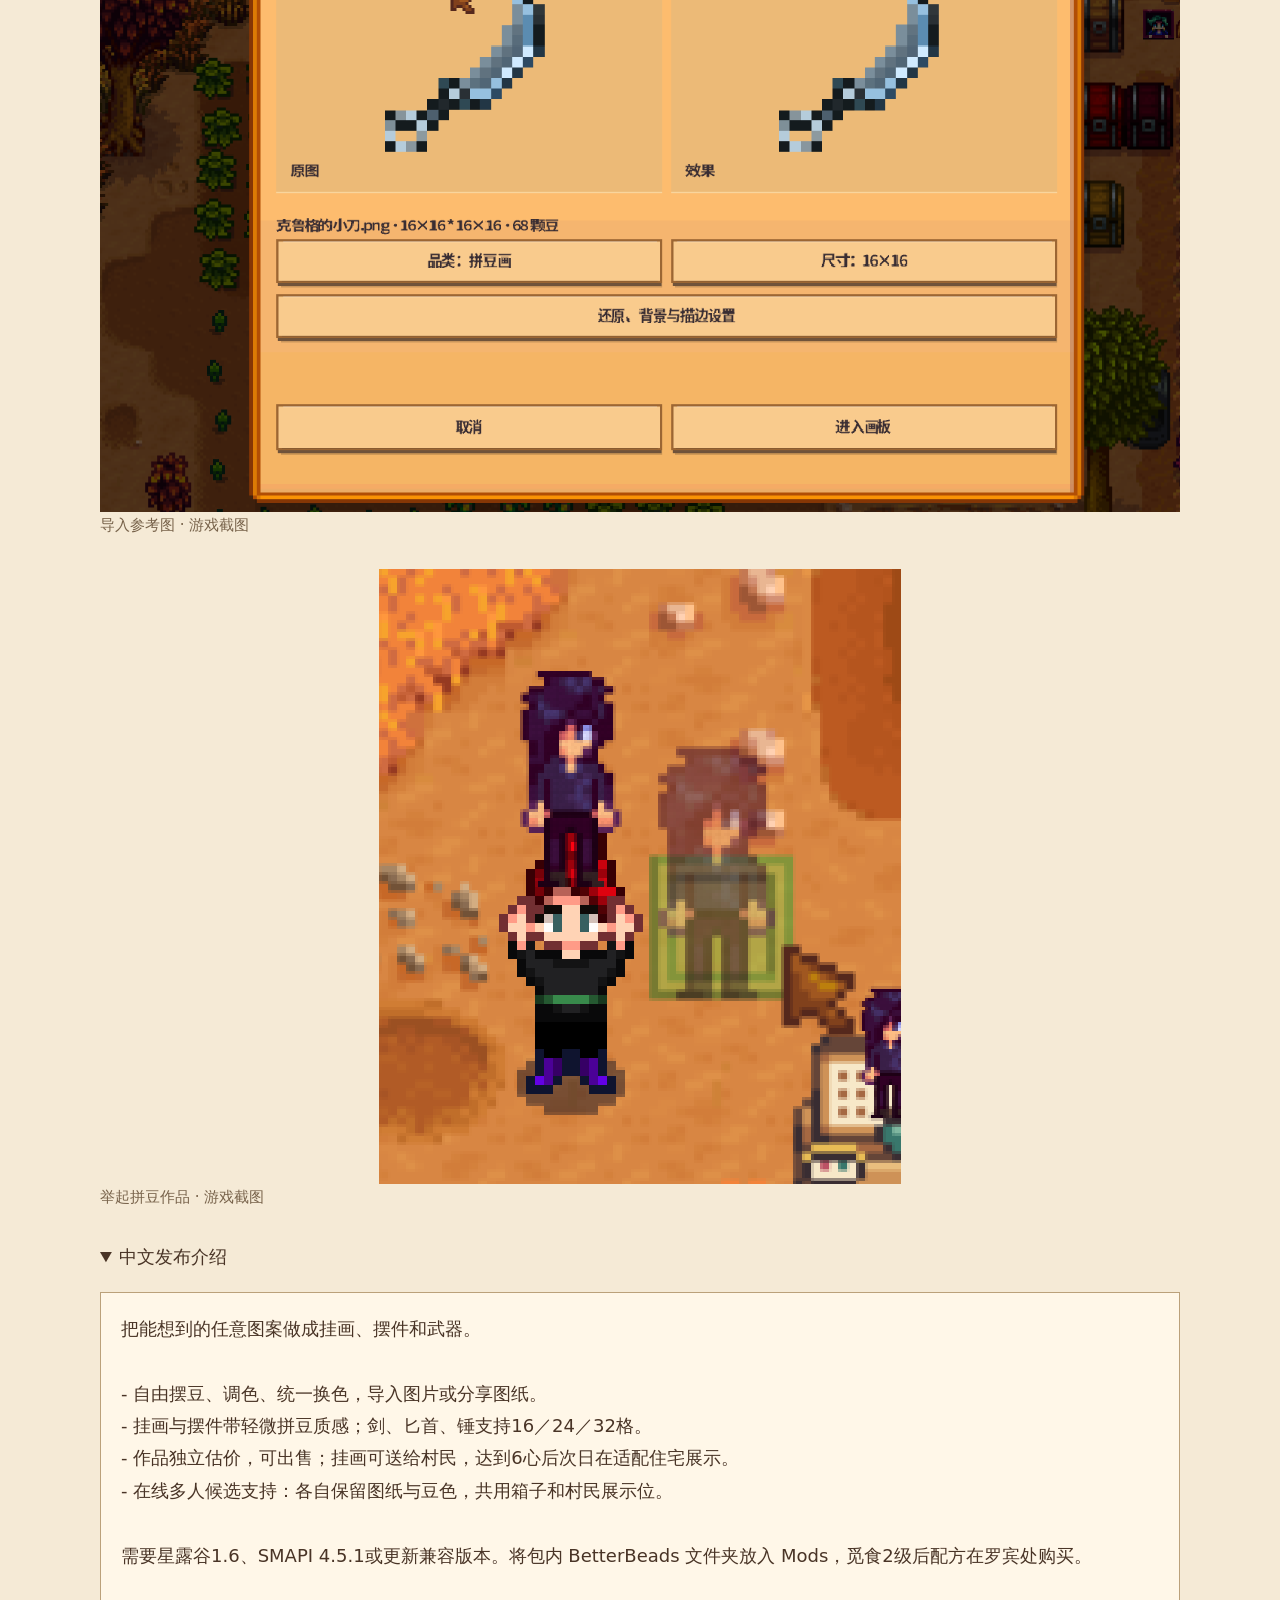
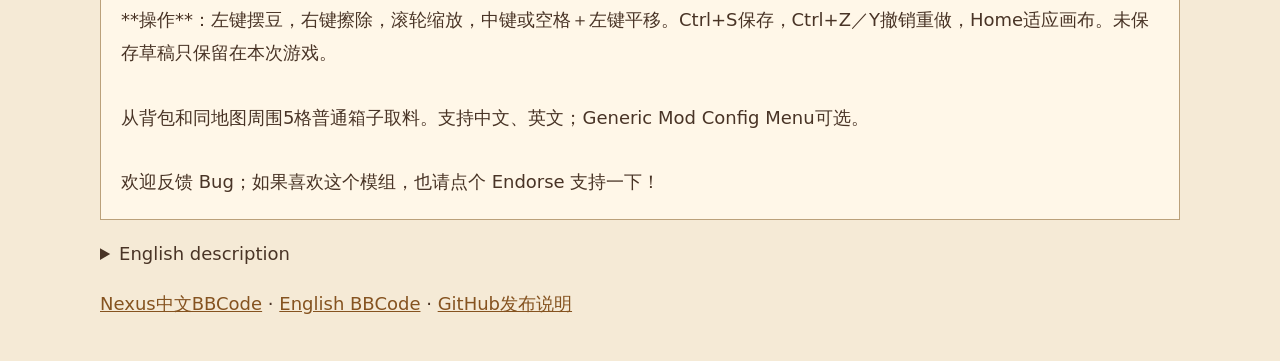
<file: release/publish-1.0.0-RC7/index.html>
<!doctype html><html lang="zh"><meta charset="utf-8"><meta name="viewport" content="width=device-width,initial-scale=1"><title>Better Beads 1.0.0 RC7 · 发布审阅</title><style>body{max-width:1080px;margin:40px auto;padding:0 24px;background:#f5ead6;color:#493426;font:18px/1.8 system-ui}h1{line-height:1.25}a{color:#855320}nav{display:flex;gap:24px;flex-wrap:wrap}img{width:100%;display:block;image-rendering:pixelated}figure{margin:30px 0}figcaption{font-size:15px;color:#77624a}pre{white-space:pre-wrap;font:inherit;padding:20px;background:#fff7e8;border:1px solid #bba17a}summary{cursor:pointer}aside{border-left:4px solid #ba8642;padding:8px 18px;background:#ffefd0}</style><h1>更好的拼豆 · 1.0.0 RC7</h1><p>RC7：修复创造作品出售与成品中英文显示</p><p>新旧创造作品固定售价1金，可出货；普通作品估价保持不变。所有联机玩家须使用相同 RC7 包。</p><aside>真实双人联机仍待游戏内验收。本页为本地发布审阅，尚未上传；图片为用户提供的游戏截图，按原图展示，未使用AI生成。</aside><nav><a href="downloads/BetterBeads-1.0.0-RC7.zip">安装包</a><a href="downloads/BetterBeads-1.0.0-RC7-source.zip">源码包</a><a href="发布前待实测.md">待实测项目</a><a href="ASSET_SOURCES.md">素材来源</a></nav><figure><a href="images/01-cover.png"><img src="images/01-cover.png" alt="封面 · 白色鸡拼豆画 · 用户提供的游戏截图"></a><figcaption>封面 · 白色鸡拼豆画 · 游戏截图</figcaption></figure><figure><a href="images/02-character-sword.png"><img src="images/02-character-sword.png" alt="人物拼豆剑 · 用户提供的游戏截图"></a><figcaption>人物拼豆剑 · 游戏截图</figcaption></figure><figure><a href="images/03-palette.png"><img src="images/03-palette.png" alt="拼豆染色 · 用户提供的游戏截图"></a><figcaption>拼豆染色 · 游戏截图</figcaption></figure><figure><a href="images/04-sword-swing.png"><img src="images/04-sword-swing.png" alt="人物剑挥舞 · 用户提供的游戏截图" style="width:498px;max-width:100%;margin:auto"></a><figcaption>人物剑挥舞 · 游戏截图</figcaption></figure><figure><a href="images/05-image-import.png"><img src="images/05-image-import.png" alt="导入参考图 · 用户提供的游戏截图"></a><figcaption>导入参考图 · 游戏截图</figcaption></figure><figure><a href="images/06-carry-artwork.png"><img src="images/06-carry-artwork.png" alt="举起拼豆作品 · 用户提供的游戏截图" style="width:522px;max-width:100%;margin:auto"></a><figcaption>举起拼豆作品 · 游戏截图</figcaption></figure><details open><summary>中文发布介绍</summary><pre>把能想到的任意图案做成挂画、摆件和武器。

- 自由摆豆、调色、统一换色，导入图片或分享图纸。
- 挂画与摆件带轻微拼豆质感；剑、匕首、锤支持16／24／32格。
- 作品独立估价，可出售；挂画可送给村民，达到6心后次日在适配住宅展示。
- 在线多人候选支持：各自保留图纸与豆色，共用箱子和村民展示位。

需要星露谷1.6、SMAPI 4.5.1或更新兼容版本。将包内 BetterBeads 文件夹放入 Mods，觅食2级后配方在罗宾处购买。

**操作**：左键摆豆，右键擦除，滚轮缩放，中键或空格＋左键平移。Ctrl+S保存，Ctrl+Z／Y撤销重做，Home适应画布。未保存草稿只保留在本次游戏。

从背包和同地图周围5格普通箱子取料。支持中文、英文；Generic Mod Config Menu可选。

欢迎反馈 Bug；如果喜欢这个模组，也请点个 Endorse 支持一下！
</pre></details><details><summary>English description</summary><pre># Better Beads · 1.0.0 RC7

Turn your own pixel designs into wall art, ornaments and weapons.

- Draw, recolor, import images and share designs.
- Subtle fused-bead texture on paintings and ornaments; swords, daggers and hammers in 16, 24 or 32 pixels.
- Individual artwork appraisals and selling. Gift paintings to villagers; at six hearts, supported homes display them from the next day.
- Online co-op candidate: personal libraries and palettes, shared nearby chests and NPC displays. One user per workbench; separate benches work together. No manual host approval.

**Install:** Stardew Valley 1.6 and SMAPI 4.5.1 or a newer compatible version. Place the BetterBeads folder in Mods; install only one copy. Reach Foraging 2 for Robin&#x27;s letter, then buy the recipe from Robin. Every online player needs this same RC7 package. No split-screen support.

**Controls:** Left-click to place, right-click to erase, wheel to zoom, middle-drag or Space + left-drag to pan. Ctrl+S saves, Ctrl+Z/Y undo/redo, Home fits the canvas. Fusing never forces a design save; unsaved drafts last only for this session.

Uses your backpack and ordinary chests within five tiles on the same map. Creative Mode follows the host. English and Chinese included; Generic Mod Config Menu is optional.

**Release candidate:** Builds and offline checks passed. Real two-player sessions, disconnect recovery, weapon swings and furniture layering still need in-game acceptance. Exit the game and back up saves and customized assets before upgrading. This is not the final stable release.

Bug reports are welcome! If you enjoy the mod, please leave an endorsement to support it.
</pre></details><p><a href="nexus/中文介绍.bbcode.txt">Nexus中文BBCode</a> · <a href="nexus/English.bbcode.txt">English BBCode</a> · <a href="github/RELEASE.md">GitHub发布说明</a></p></html>
</file>
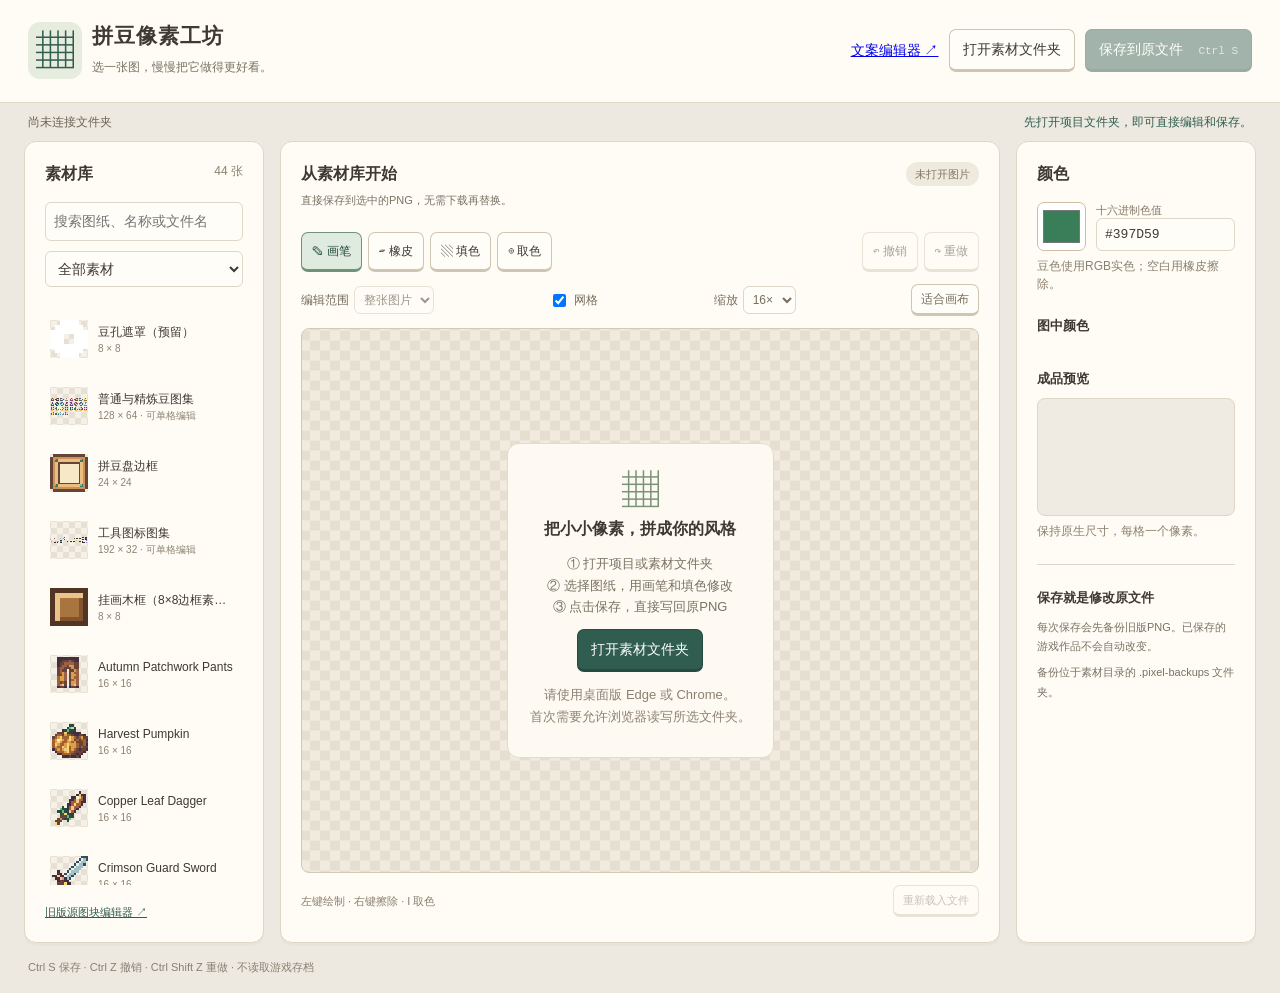
<file: art/editor.html>
<!doctype html><html lang="zh-CN"><head><meta charset="utf-8"><meta name="viewport" content="width=device-width,initial-scale=1"><title>拼豆像素工坊 · 直接保存编辑器</title><link rel="stylesheet" href="pixel-editor.css"></head><body>
<header><div class="brand"><span class="mark">▦</span><div><h1>拼豆像素工坊</h1><p>选一张图，慢慢把它做得更好看。</p></div></div><div class="actions"><a href="text-editor.html" target="_blank">文案编辑器 ↗</a><button id="connect">打开素材文件夹</button><button id="save" class="primary" disabled>保存到原文件 <kbd>Ctrl S</kbd></button></div></header>
<div class="connection"><span id="connection">尚未连接文件夹</span><span id="status" role="status" aria-live="polite">先打开项目文件夹，即可直接编辑和保存。</span></div>
<main><aside class="panel library"><div class="section-title"><h2>素材库</h2><span id="count">44 张</span></div><input id="search" placeholder="搜索图纸、名称或文件名" aria-label="搜索素材"><select id="category" aria-label="素材分类"><option value="all">全部素材</option><option value="patterns">参考图纸</option><option value="base">工作台、豆子与界面</option></select><div id="assets" class="asset-list"></div><a href="source-editor.html" target="_blank">旧版源图块编辑器 ↗</a></aside>
<section class="panel workspace"><div class="canvas-heading"><div><h2 id="title">从素材库开始</h2><p id="filePath">直接保存到选中的PNG，无需下载再替换。</p></div><span id="dirty" class="badge">未打开图片</span></div>
<div class="toolbar"><div class="actions" role="group" aria-label="绘图工具"><button data-tool="pencil" class="active" title="画笔 B">✎ 画笔</button><button data-tool="erase" title="橡皮 E">▱ 橡皮</button><button data-tool="fill" title="填色 G">▧ 填色</button><button data-tool="pick" title="取色 I">⌾ 取色</button></div><div class="actions"><button id="undo" disabled>↶ 撤销</button><button id="redo" disabled>↷ 重做</button></div></div>
<div class="subtoolbar"><label>编辑范围 <select id="region" disabled><option>整张图片</option></select></label><label><input type="checkbox" id="grid" checked> 网格</label><label>缩放 <select id="zoom"><option value="2">2×</option><option value="4">4×</option><option value="8">8×</option><option value="12">12×</option><option value="16" selected>16×</option><option value="24">24×</option><option value="32">32×</option></select></label><button id="fit">适合画布</button></div>
<div id="stage" class="stage"><div id="welcome"><div class="welcome-icon">▦</div><h2>把小小像素，拼成你的风格</h2><p>① 打开项目或素材文件夹<br>② 选择图纸，用画笔和填色修改<br>③ 点击保存，直接写回原PNG</p><button id="welcomeOpen" class="primary">打开素材文件夹</button><p class="muted">请使用桌面版 Edge 或 Chrome。<br>首次需要允许浏览器读写所选文件夹。</p></div><canvas id="paint" hidden aria-label="像素绘制画布"></canvas></div>
<div class="canvas-footer"><span id="position">左键绘制 · 右键擦除 · I 取色</span><button id="reload" disabled>重新载入文件</button></div></section>
<aside class="panel inspector"><h2>颜色</h2><div class="color-picker"><input id="color" type="color" value="#397d59" aria-label="画笔颜色"><div><label for="hex">十六进制色值</label><input id="hex" value="#397D59" maxlength="7" spellcheck="false"></div></div><p class="muted">豆色使用RGB实色；空白用橡皮擦除。</p><h3>图中颜色</h3><div id="palette"></div><h3>成品预览</h3><div class="preview"><canvas id="preview" aria-label="成品预览"></canvas></div><p id="dimensions" class="muted">保持原生尺寸，每格一个像素。</p><div class="save-note"><h3>保存就是修改原文件</h3><p>每次保存会先备份旧版PNG。已保存的游戏作品不会自动改变。</p><p id="backupInfo">备份位于素材目录的 .pixel-backups 文件夹。</p></div></aside></main>
<footer>Ctrl S 保存 · Ctrl Z 撤销 · Ctrl Shift Z 重做 · 不读取游戏存档 <span id="support"></span></footer>
<dialog id="discardDialog"><h2>这张图还有未保存的修改</h2><p>要先保存，再继续吗？</p><div class="actions"><button id="cancelDiscard">继续编辑</button><button id="discardChanges">放弃修改</button><button id="saveChanges" class="primary">保存并继续</button></div></dialog>
<script src="pixel-assets.js"></script><script src="pixel-core.js"></script><script src="pixel-editor.js"></script></body></html>
</file>
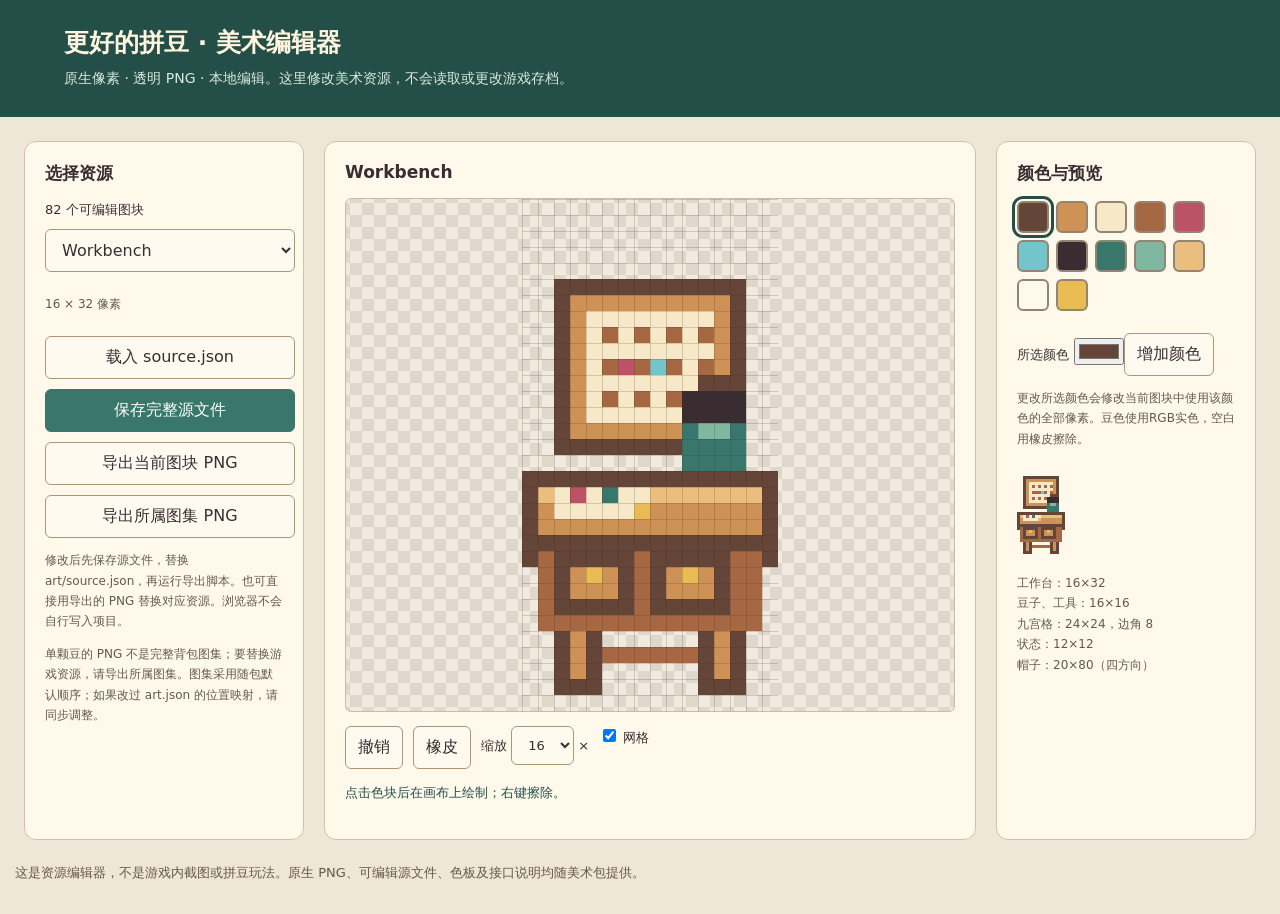
<file: art/source-editor.html>
<!doctype html><html lang="zh-CN"><meta charset="utf-8"><meta name="viewport" content="width=device-width,initial-scale=1"><title>更好的拼豆 · 美术编辑器</title>
<style>
:root{font-family:system-ui,"Microsoft YaHei",sans-serif;color:#392d32;background:#eee6d7}*{box-sizing:border-box}body{margin:0}header{background:#244f48;color:#fff5df;padding:26px 5vw}h1{font-size:25px;margin:0 0 8px}header p{margin:0;font-size:14px;color:#dbebdd}main{max-width:1300px;padding:24px;margin:auto;display:grid;grid-template-columns:280px 1fr 260px;gap:20px}.card{background:#fff9ec;border:1px solid #d4c1a2;border-radius:12px;padding:20px;min-width:0}h2{font-size:17px;margin:0 0 16px}p{line-height:1.7;font-size:14px}button,select,input{font:inherit}button,select{padding:10px 12px;border:1px solid #ad9676;border-radius:6px;background:#fffaf0;color:#392d32;cursor:pointer}button:hover{border-color:#39776c;background:#e3eddf}button.primary{background:#39776c;color:white;border-color:#39776c}button:focus-visible,select:focus-visible{outline:3px solid #ce8545;outline-offset:2px}.stack{display:grid;gap:10px}.small{font-size:12px;color:#65584b}.view{overflow:auto;display:grid;place-items:center;min-height:390px;background:repeating-conic-gradient(#ded7ca 0 25%,#f0eadf 0 50%) 50%/24px 24px;border:1px solid #c8bca8;border-radius:6px;margin-bottom:14px}canvas{image-rendering:pixelated;touch-action:none;cursor:crosshair;max-width:none}#palette{display:flex;flex-wrap:wrap;gap:7px;margin:12px 0}.swatch{width:32px;height:32px;padding:0;border:2px solid #948473}.swatch.selected{outline:3px solid #244f48;outline-offset:2px}#preview{cursor:default}#message{min-height:24px;font-size:13px;color:#244f48}a{color:#39776c}label{font-size:13px}footer{max-width:1250px;margin:0 auto 32px;color:#65584b;font-size:13px}@media(max-width:980px){main{grid-template-columns:240px 1fr}.right{grid-column:1/-1}}@media(max-width:640px){main{grid-template-columns:1fr}.view{min-height:320px}}
</style>
<header><h1>更好的拼豆 · 美术编辑器</h1><p>原生像素 · 透明 PNG · 本地编辑。这里修改美术资源，不会读取或更改游戏存档。</p></header>
<main><section class="card"><h2>选择资源</h2><div class="stack"><label for="sprite">82 个可编辑图块</label><select id="sprite"></select><p class="small" id="size"></p><button id="load">载入 source.json</button><input type="file" id="file" accept=".json" hidden><button id="json" class="primary">保存完整源文件</button><button id="png">导出当前图块 PNG</button><button id="atlas">导出所属图集 PNG</button></div><p class="small">修改后先保存源文件，替换 art/source.json，再运行导出脚本。也可直接用导出的 PNG 替换对应资源。浏览器不会自行写入项目。</p><p class="small">单颗豆的 PNG 不是完整背包图集；要替换游戏资源，请导出所属图集。图集采用随包默认顺序；如果改过 art.json 的位置映射，请同步调整。</p></section>
<section class="card"><h2 id="title">像素画布</h2><div class="view"><canvas id="paint" aria-label="逐像素绘制画布"></canvas></div><div style="display:flex;gap:10px;flex-wrap:wrap"><button id="undo">撤销</button><button id="erase">橡皮</button><label>缩放 <select id="zoom"><option>8</option><option selected>16</option><option>24</option><option>32</option></select> ×</label><label><input id="grid" type="checkbox" checked> 网格</label></div><p id="message" role="status">点击色块后在画布上绘制；右键擦除。</p></section>
<section class="card right"><h2>颜色与预览</h2><div id="palette"></div><label for="color">所选颜色</label> <input type="color" id="color"><button id="newColor" style="margin-top:10px">增加颜色</button><p class="small">更改所选颜色会修改当前图块中使用该颜色的全部像素。豆色使用RGB实色，空白用橡皮擦除。</p><canvas id="preview" aria-label="无网格像素预览"></canvas><p class="small">工作台：16×32<br>豆子、工具：16×16<br>九宫格：24×24，边角 8<br>状态：12×12<br>帽子：20×80（四方向）</p></section></main>
<footer>这是资源编辑器，不是游戏内截图或拼豆玩法。原生 PNG、可编辑源文件、色板及接口说明均随美术包提供。</footer>
<script src="source-data.js"></script><script src="source-core.js"></script><script>
'use strict';
let source=structuredClone(window.BEAD_ART_SOURCE),selected='',symbol='',history=[],drawing=false,strokeSymbol='',erasing=false;
let exportedSource=JSON.stringify(source),loadVersion=0;
let displayRaster=null,editVersion=0,displayVersion=-1,drawPending=false;
const $=id=>document.getElementById(id),ctx=$('paint').getContext('2d'),pr=$('preview').getContext('2d');
const sprite=()=>source.sprites[selected];
function rgba(c){return '#'+(c.length===6?c+'ff':c)}
function raster(s,c=document.createElement('canvas')){c.width=s.width;c.height=s.height;let g=c.getContext('2d');s.pixels.forEach((row,y)=>[...row].forEach((k,x)=>{g.fillStyle=rgba(s.palette[k]);g.fillRect(x,y,1,1)}));return c}
function options(){let old=selected;$('sprite').replaceChildren(...Object.keys(source.sprites).map(id=>{let o=document.createElement('option');o.value=id;o.textContent=id;return o}));selected=Object.hasOwn(source.sprites,old)?old:Object.keys(source.sprites)[0];$('sprite').value=selected;choose()}
function choose(){selected=$('sprite').value;history=[];symbol=Object.keys(sprite().palette).find(k=>sprite().palette[k].length===6||parseInt(sprite().palette[k].slice(6),16)>0)||Object.keys(sprite().palette)[0];erasing=false;editVersion++;palette();draw()}
function palette(){$('palette').replaceChildren(...Object.entries(sprite().palette).map(([k,c])=>{let b=document.createElement('button');b.className='swatch'+(k===symbol?' selected':'');b.style.background=c.length===8&&parseInt(c.slice(6),16)===0?'transparent':'#'+c.slice(0,6);b.title=k+' #'+c.slice(0,6);b.setAttribute('aria-label','颜色 '+c.slice(0,6));b.onclick=()=>{symbol=k;erasing=c.length===8&&parseInt(c.slice(6),16)===0;palette()};return b}));$('color').value='#'+sprite().palette[symbol].slice(0,6);$('erase').textContent=erasing?'橡皮已选中':'橡皮'}
function requestDraw(){if(drawPending)return;drawPending=true;requestAnimationFrame(()=>{drawPending=false;draw()})}
function draw(){let s=sprite(),z=+$('zoom').value;if(displayVersion!==editVersion){displayRaster=raster(s,displayRaster||document.createElement('canvas'));displayVersion=editVersion;}let img=displayRaster;$('paint').width=s.width*z;$('paint').height=s.height*z;ctx.imageSmoothingEnabled=false;ctx.drawImage(img,0,0,s.width*z,s.height*z);if($('grid').checked){ctx.strokeStyle='#392d3230';ctx.lineWidth=1;ctx.beginPath();for(let x=0;x<=s.width;x++){ctx.moveTo(x*z+.5,0);ctx.lineTo(x*z+.5,s.height*z)}for(let y=0;y<=s.height;y++){ctx.moveTo(0,y*z+.5);ctx.lineTo(s.width*z,y*z+.5)}ctx.stroke()}
$('preview').width=s.width*3;$('preview').height=s.height*3;pr.imageSmoothingEnabled=false;pr.drawImage(img,0,0,s.width*3,s.height*3);$('title').textContent=selected;$('size').textContent=s.width+' × '+s.height+' 像素';$('undo').disabled=!history.length}
function checkpoint(){history.push(JSON.stringify(sprite()));if(history.length>80)history.shift()}
function clearSymbol(){let s=sprite(),key=Object.keys(s.palette).find(k=>s.palette[k]==='00000000');if(key)return key;key=freeSymbol();s.palette[key]='00000000';return key}
function freeSymbol(){let chars='.0123456789ABCDEFGHIJKLMNOPQRSTUVWXYZabcdefghijklmnopqrstuvwxyz!$%&()*+,-/:;<=>?@[]^_{|}~';let c=[...chars].find(k=>!(k in sprite().palette));if(!c)throw Error('色板已满');return c}
function solidSymbol(){let s=sprite(),rgb=s.palette[symbol].slice(0,6),key=Object.keys(s.palette).find(k=>s.palette[k].slice(0,6).toLowerCase()===rgb.toLowerCase()&&(s.palette[k].length===6||s.palette[k].slice(6).toLowerCase()==='ff'));if(!key){key=freeSymbol();s.palette[key]=rgb;}symbol=key;return key;}
function paint(e){let r=$('paint').getBoundingClientRect(),s=sprite(),x=Math.floor((e.clientX-r.left)/r.width*s.width),y=Math.floor((e.clientY-r.top)/r.height*s.height);if(x<0||y<0||x>=s.width||y>=s.height||s.pixels[y][x]===strokeSymbol)return;let row=[...s.pixels[y]];row[x]=strokeSymbol;s.pixels[y]=row.join('');editVersion++;requestDraw()}
$('paint').oncontextmenu=e=>e.preventDefault();$('paint').onpointerdown=e=>{if(drawing||e.button>2)return;e.preventDefault();try{let previous=JSON.stringify(sprite());strokeSymbol=e.button===2||erasing?clearSymbol():solidSymbol();history.push(previous);if(history.length>80)history.shift();drawing=true;$('paint').setPointerCapture(e.pointerId);paint(e)}catch(e){drawing=false;$('message').textContent=e.message}};$('paint').onpointermove=e=>{if(drawing)paint(e)};$('paint').onpointerup=$('paint').onpointercancel=$('paint').onlostpointercapture=()=>{drawing=false;palette();$('message').textContent='有修改尚未导出，请保存完整源文件。'};
$('sprite').onchange=choose;$('zoom').onchange=$('grid').onchange=draw;$('undo').onclick=()=>{if(history.length){drawing=false;source.sprites[selected]=JSON.parse(history.pop());if(!(symbol in sprite().palette))symbol=Object.keys(sprite().palette)[0];editVersion++;palette();draw()}};
$('erase').onclick=()=>{erasing=!erasing;palette()};
function changeColor(next){if(next.toLowerCase()===sprite().palette[symbol].toLowerCase())return;checkpoint();sprite().palette[symbol]=next;editVersion++;palette();draw()}
$('color').onchange=()=>{let c=sprite().palette[symbol];if(c.length===8&&parseInt(c.slice(6),16)===0){$('newColor').onclick();return;}erasing=false;changeColor($('color').value.slice(1));palette();};
$('newColor').onclick=()=>{try{let next=freeSymbol();checkpoint();symbol=next;sprite().palette[symbol]=$('color').value.slice(1);erasing=false;editVersion++;palette();draw()}catch(e){$('message').textContent=e.message}};
function download(blob,name){if(!blob){$('message').textContent='PNG编码失败，未导出文件。';return;}let a=document.createElement('a'),u=URL.createObjectURL(blob);a.href=u;a.download=name;a.click();setTimeout(()=>URL.revokeObjectURL(u),10000)}
$('json').onclick=()=>{download(new Blob([JSON.stringify(source,null,2)+'\n'],{type:'application/json'}),'source.json');exportedSource=JSON.stringify(source);$('message').textContent='已导出源文件。把它保存到 art/source.json，再运行导出脚本。'};
$('png').onclick=()=>raster(sprite()).toBlob(b=>download(b,selected.split('/').at(-1)+'.png'));
$('atlas').onclick=()=>{let prefix=selected.split('/')[0]+'/',cfg={ 'bead/':[8,16,'Beads.png'],'ui/':[10,24,'Ui.png'],'icon/':[12,16,'Icons.png'],'status/':[8,12,'Status.png']}[prefix];if(!cfg){$('png').click();return}let names=Object.keys(source.sprites).filter(n=>n.startsWith(prefix)),[cols,cell,file]=cfg,c=document.createElement('canvas');c.width=cols*cell;c.height=Math.ceil(names.length/cols)*cell;let g=c.getContext('2d');names.forEach((n,i)=>g.drawImage(raster(source.sprites[n]),i%cols*cell,Math.floor(i/cols)*cell));c.toBlob(b=>download(b,file));$('message').textContent='已导出 '+file+'，保留 art.json 中的对应位置映射。'};
$('load').onclick=()=>$('file').click();$('file').onchange=async()=>{
 const file=$('file').files[0],version=++loadVersion;if(!file)return;
 try{
  const next=ArtSourceCore.validateSource(JSON.parse(await file.text()));
  if(version!==loadVersion)return;
  if(JSON.stringify(source)!==exportedSource&&!window.confirm('当前修改尚未导出，载入会替换全部图块。是否继续？'))return;
  const old={source,selected,symbol,history,erasing};
  try{source=next;options();}catch(e){({source,selected,symbol,history,erasing}=old);throw e;}
  exportedSource=JSON.stringify(source);drawing=false;$('message').textContent='源文件已载入，尚未写入项目。';
 }catch(e){if(version===loadVersion)$('message').textContent='无法载入：'+e.message;}
 finally{if(version===loadVersion)$('file').value='';}
};
window.addEventListener('beforeunload',e=>{if(JSON.stringify(source)!==exportedSource){e.preventDefault();e.returnValue='';}});
options();
</script></html>
</file>
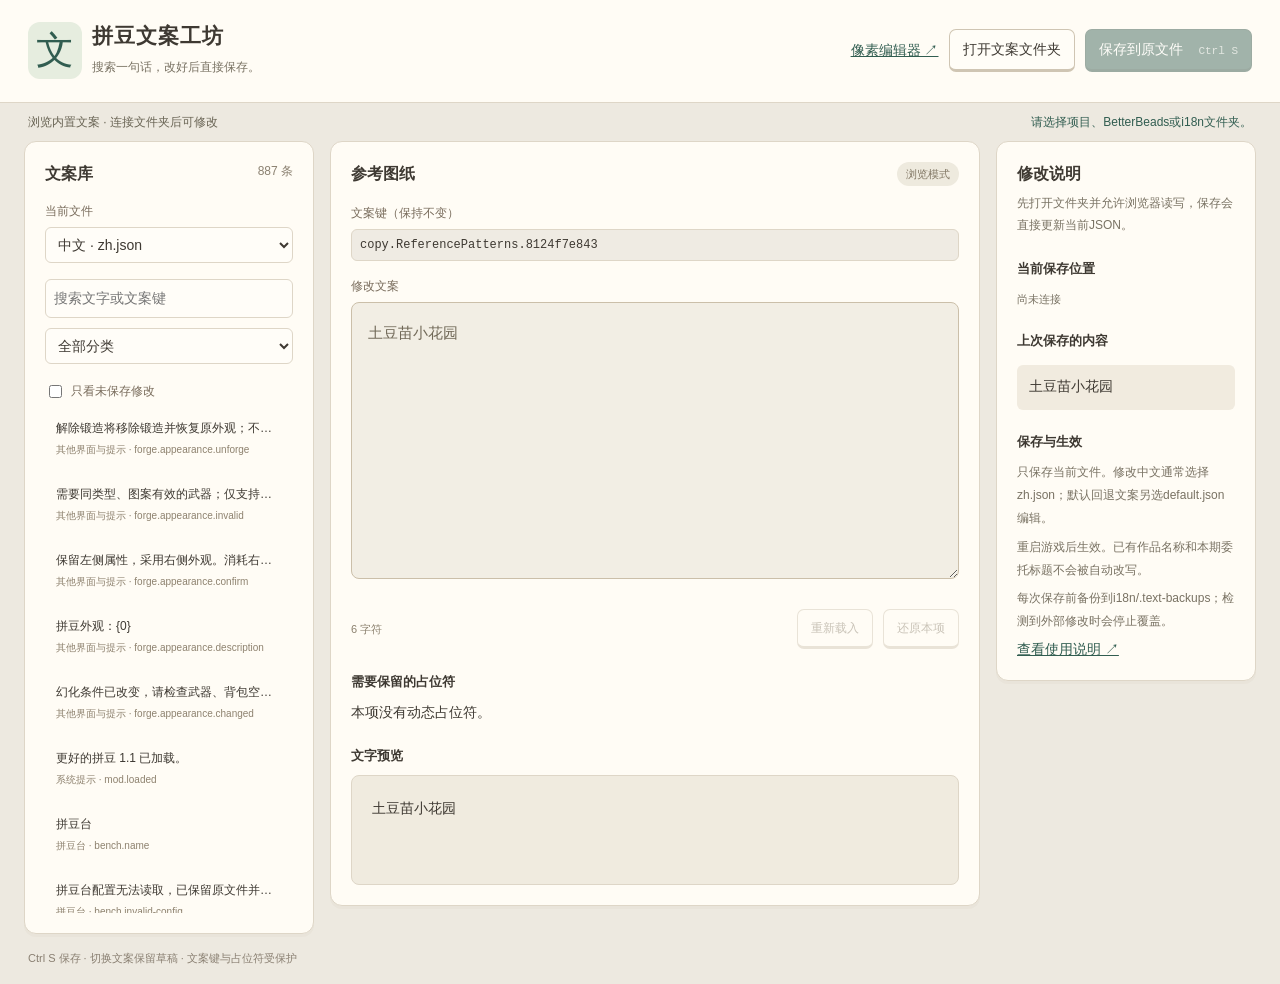
<file: art/text-editor.html>
<!doctype html><html lang="zh-CN"><head><meta charset="utf-8"><meta name="viewport" content="width=device-width,initial-scale=1"><title>拼豆文案工坊</title><link rel="stylesheet" href="pixel-editor.css"><link rel="stylesheet" href="text-editor.css"></head><body>
<header><div class="brand"><span class="mark">文</span><div><h1>拼豆文案工坊</h1><p>搜索一句话，改好后直接保存。</p></div></div><div class="actions"><a href="editor.html" target="_blank">像素编辑器 ↗</a><button id="connect">打开文案文件夹</button><button id="save" class="primary" disabled>保存到原文件 <kbd>Ctrl S</kbd></button></div></header>
<div class="connection"><span id="connection">浏览内置文案 · 连接文件夹后可修改</span><span id="status" role="status" aria-live="polite">请选择项目、BetterBeads或i18n文件夹。</span></div>
<main class="copy-layout"><aside class="panel library"><div class="section-title"><h2>文案库</h2><span id="count"></span></div><label for="locale">当前文件</label><select id="locale"><option value="zh.json">中文 · zh.json</option><option value="default.json">英文回退 · default.json</option></select><input id="search" placeholder="搜索文字或文案键" aria-label="搜索文案"><select id="category" aria-label="文案分类"><option value="all">全部分类</option></select><label class="filter"><input id="onlyChanged" type="checkbox"> 只看未保存修改</label><div id="entries" class="entry-list"></div></aside>
<section class="panel"><div class="canvas-heading"><h2 id="title">选择一条文案</h2><span id="dirty" class="badge">浏览模式</span></div><div id="problems" role="status"></div><label for="key">文案键（保持不变）</label><input id="key" readonly><label for="value">修改文案</label><textarea id="value" rows="9" disabled placeholder="打开文案文件夹后即可编辑"></textarea><div id="validation" role="status"></div><div class="edit-actions"><span id="length"></span><div class="actions"><button id="reload" disabled>重新载入</button><button id="reset" disabled>还原本项</button></div></div><h3>需要保留的占位符</h3><div id="tokens" class="token-list"></div><h3>文字预览</h3><div id="previewText" class="text-preview"></div></section>
<aside class="panel"><h2>修改说明</h2><p>先打开文件夹并允许浏览器读写，保存会直接更新当前JSON。</p><h3>当前保存位置</h3><p id="filePath">尚未连接</p><h3>上次保存的内容</h3><pre id="original"></pre><h3>保存与生效</h3><p>只保存当前文件。修改中文通常选择zh.json；默认回退文案另选default.json编辑。</p><p>重启游戏后生效。已有作品名称和本期委托标题不会被自动改写。</p><p>每次保存前备份到i18n/.text-backups；检测到外部修改时会停止覆盖。</p><a href="../docs/TEXT_EDITOR.md" target="_blank">查看使用说明 ↗</a></aside></main>
<footer>Ctrl S 保存 · 切换文案保留草稿 · 文案键与占位符受保护 <span id="support"></span></footer>
<dialog id="leaveDialog"><h2>当前文件有未保存修改</h2><p>要先保存，再继续吗？</p><div class="actions"><button id="cancelLeave">继续编辑</button><button id="discardLeave">放弃修改</button><button id="saveLeave" class="primary">保存并继续</button></div></dialog>
<script src="text-data.js"></script><script src="pixel-core.js"></script><script src="text-core.js"></script><script src="text-editor.js"></script></body></html>
</file>
<file: art/pixel-editor.css>
:root{font:14px/1.5 "Segoe UI","Microsoft YaHei",sans-serif;color:#3e3932;background:#ede9e0;--green:#315d50;--line:#ded6c7;--paper:#fffcf5}*{box-sizing:border-box}body{margin:0}button,input,select{font:inherit}button{cursor:pointer;border:1px solid #cfc5b3;border-bottom-width:3px;border-radius:7px;background:#fffdf7;color:inherit;padding:9px 13px;min-height:40px;transition:background .12s,transform .12s}button:hover:enabled{background:#ecefe6;border-color:#8b9c88}button:active:enabled{transform:translateY(2px)}button:disabled{opacity:.45;cursor:default}.primary{background:var(--green);color:white;border-color:#264b40}.primary:hover:enabled{background:#407763}button.active{background:#e0ebdf;border-color:#6f9378;color:#204838}:focus-visible{outline:3px solid #d5a251;outline-offset:3px}header{display:flex;justify-content:space-between;align-items:center;gap:24px;background:var(--paper);padding:20px 28px;border-bottom:1px solid var(--line)}.brand,.actions{display:flex;align-items:center;gap:10px}.mark{font-size:38px;color:var(--green);background:#e6eddf;border-radius:12px;width:54px;text-align:center}h1{font-size:21px;margin:0;letter-spacing:1px}h2{font-size:16px;margin:0}h3{font-size:13px;margin:23px 0 10px}p{margin:6px 0;color:#797263}header p{font-size:12px}kbd{font:11px monospace;opacity:.7;margin-left:12px}.connection{display:flex;justify-content:space-between;gap:12px;padding:10px 28px;font-size:12px;color:#696454}#status{color:var(--green)}#status.error{color:#a13d2d}main{display:grid;grid-template-columns:240px minmax(400px,1fr) 240px;gap:16px;padding:0 24px 16px;max-width:1800px;margin:auto}.panel{background:var(--paper);border:1px solid var(--line);border-radius:12px;padding:20px;box-shadow:0 3px 0 #dcd5c744;min-width:0}.section-title{display:flex;justify-content:space-between;margin-bottom:16px}.section-title span,.muted{font-size:12px;color:#8b8171}input:not([type=checkbox]):not([type=color]),select{border:1px solid var(--line);background:#fffdf8;border-radius:6px;padding:8px;min-width:0;color:inherit}#search,#category{width:100%;margin-bottom:10px}.asset-list{height:calc(100vh - 320px);min-height:290px;overflow-y:auto;margin:8px -7px 16px;padding:4px}.asset{display:flex;gap:10px;align-items:center;width:100%;text-align:left;margin-bottom:6px;border:1px solid transparent;border-radius:7px;padding:9px 7px;min-height:61px;background:transparent}.asset.active{background:#e8eee2;border-color:#a1b391}.asset img{width:38px;height:38px;object-fit:contain;image-rendering:pixelated;background:repeating-conic-gradient(#e7e1d5 0 25%,#f6f1e7 0 50%) 50%/12px 12px;flex:none}.asset strong{font-weight:500;font-size:12px;display:block;overflow:hidden;text-overflow:ellipsis;white-space:nowrap}.asset small{font-size:10px;color:#8c8272;display:block}.asset div{min-width:0}.library a{font-size:11px;color:var(--green)}.canvas-heading{display:flex;justify-content:space-between;align-items:flex-start;gap:12px;margin-bottom:18px}#filePath{font-size:11px;word-break:break-all;margin-top:6px}.badge{font-size:11px;white-space:nowrap;background:#eeeade;padding:4px 9px;border-radius:20px;color:#807663}.badge.changed{background:#f8e6c5;color:#926126}.toolbar,.subtoolbar{display:flex;align-items:center;justify-content:space-between;gap:8px;flex-wrap:wrap}.toolbar button{font-size:12px;padding:7px 10px}.toolbar .actions{gap:6px}.subtoolbar{margin:12px 0;color:#776d5f;font-size:12px}.subtoolbar label{display:flex;align-items:center;gap:5px}.subtoolbar select{font-size:12px;padding:5px}.subtoolbar button{font-size:12px;min-height:32px;padding:5px 9px}.stage{height:calc(100vh - 355px);min-height:340px;overflow:auto;border:1px solid #d3c9b9;border-radius:8px;background:repeating-conic-gradient(#e6dfd1 0 25%,#f1ebdf 0 50%) 50%/20px 20px;padding:24px;display:grid;align-items:center;justify-items:center}canvas{image-rendering:pixelated}#paint{touch-action:none;cursor:crosshair;box-shadow:0 1px 12px #51493425;max-width:none}#paint[hidden]{display:none}#welcome{text-align:center;max-width:390px;background:#fffcf5ec;border:1px solid #e4daca;padding:25px 30px;border-radius:12px}#welcome p{line-height:1.9;margin:16px 0;font-size:13px}.welcome-icon{font-size:37px;color:#789277}.canvas-footer{display:flex;align-items:center;justify-content:space-between;gap:8px;margin-top:12px;font-size:11px;color:#897e6e}.canvas-footer button{font-size:11px;min-height:32px;padding:5px 9px}.color-picker{display:flex;align-items:center;gap:10px;margin-top:16px}.color-picker input[type=color]{width:49px;height:49px;border:1px solid #cfbea6;border-radius:7px;padding:3px;background:white;flex:none}.color-picker label{font-size:11px;display:block;color:#857967}#hex{width:100%;font:13px monospace}.color-picker div{min-width:0}#palette{display:flex;flex-wrap:wrap;gap:6px;max-height:165px;overflow:auto}.swatch{width:25px;height:25px;min-height:25px;padding:0;border:1px solid #80756180;border-radius:4px}.swatch.active{outline:2px solid var(--green);outline-offset:2px}.preview{min-height:116px;padding:18px;background:#efebe2;border:1px solid var(--line);border-radius:8px;display:grid;place-items:center;overflow:auto}.preview canvas{max-width:100%;object-fit:contain}.save-note{border-top:1px solid var(--line);margin-top:24px}.save-note p{font-size:11px;line-height:1.8}footer{padding:0 28px 18px;font-size:11px;color:#897f71;display:flex;justify-content:space-between}dialog{border:1px solid #c6b99f;border-radius:12px;padding:28px;background:var(--paper);color:inherit;max-width:450px}dialog::backdrop{background:#282d2866}dialog p{margin:12px 0 25px}body.busy{cursor:progress}@media(max-width:1150px){main{grid-template-columns:205px minmax(360px,1fr)}.inspector{grid-column:1/-1;display:grid;grid-template-columns:180px 1fr 220px;gap:12px}.inspector>h2,.inspector>h3,.inspector>.muted{display:none}.save-note{margin:0;border:0}.color-picker{margin:0}.stage{height:450px}.asset-list{height:530px}}@media(max-width:700px){header{align-items:flex-start;padding:16px;flex-direction:column}main{display:flex;flex-direction:column;padding:0 12px 12px}.asset-list{height:170px;min-height:0;display:grid;grid-template-columns:1fr 1fr}.inspector{display:block}.connection{padding:10px 16px;flex-direction:column}.panel{padding:16px}.actions{flex-wrap:wrap}kbd{display:none}}

.stage{align-items:safe center;justify-items:safe center}#welcome{padding:18px 22px}#welcome p{margin:12px 0;line-height:1.65}
</file>
<file: art/text-editor.css>
.copy-layout{grid-template-columns:290px minmax(380px,1fr) 260px}a{color:var(--green)}.copy-layout label{display:block;font-size:12px;color:#796c5c;margin-bottom:7px}#locale,#key{width:100%;margin-bottom:16px}#key{font:12px monospace;background:#efebe3;overflow:auto}.filter{display:flex!important;align-items:center;gap:6px;margin:8px 0 15px}.entry-list{height:calc(100vh - 395px);min-height:320px;overflow:auto}.entry{width:100%;text-align:left;padding:10px;margin-bottom:6px;border:1px solid transparent;background:transparent;display:block}.entry strong{display:block;font-size:12px;font-weight:500;white-space:nowrap;overflow:hidden;text-overflow:ellipsis}.entry small{display:block;color:#8e826f;font-size:10px;margin-top:5px;overflow-wrap:anywhere}.entry.active{background:#e8eee2;border-color:#9ab394}.entry.changed strong::before{content:'● ';color:#b47b32}.entry.invalid{border-color:#bf715e}textarea{resize:vertical;min-height:210px;width:100%;font:15px/1.8 "Segoe UI","Microsoft YaHei",sans-serif;padding:16px;border:1px solid #cbbfa9;border-radius:8px;background:#fffef9;color:#40372e}textarea:disabled{background:#f2eee4;color:#706857}#validation,#problems{color:#a64130;font-size:12px;min-height:24px}#problems:empty{display:none}.edit-actions{display:flex;justify-content:space-between;align-items:center;font-size:12px;color:#8b806e}.token-list{display:flex;gap:6px;flex-wrap:wrap}.token-list code{padding:5px 8px;background:#e8eee2;border-radius:5px;font-size:12px}.text-preview{white-space:pre-wrap;overflow-wrap:anywhere;background:#f0ebdf;border:1px solid var(--line);padding:20px;min-height:110px;border-radius:8px;line-height:1.8}.copy-layout aside p{font-size:12px;line-height:1.9;overflow-wrap:anywhere}.copy-layout aside h3{margin-top:22px}#original{white-space:pre-wrap;overflow-wrap:anywhere;font:12px/1.8 inherit;background:#f1ebdf;padding:12px;border-radius:6px;max-height:210px;overflow:auto}#length{font-size:11px}.copy-layout .badge{align-self:start}.copy-layout .panel{align-self:start}@media(max-width:1200px){.copy-layout{grid-template-columns:250px minmax(350px,1fr)}.copy-layout>aside:last-child{grid-column:1/-1}.entry-list{height:540px}}@media(max-width:700px){.copy-layout{display:flex;flex-direction:column}.copy-layout>.panel{width:100%}.entry-list{height:200px;min-height:0}textarea{min-height:220px}}
</file>
